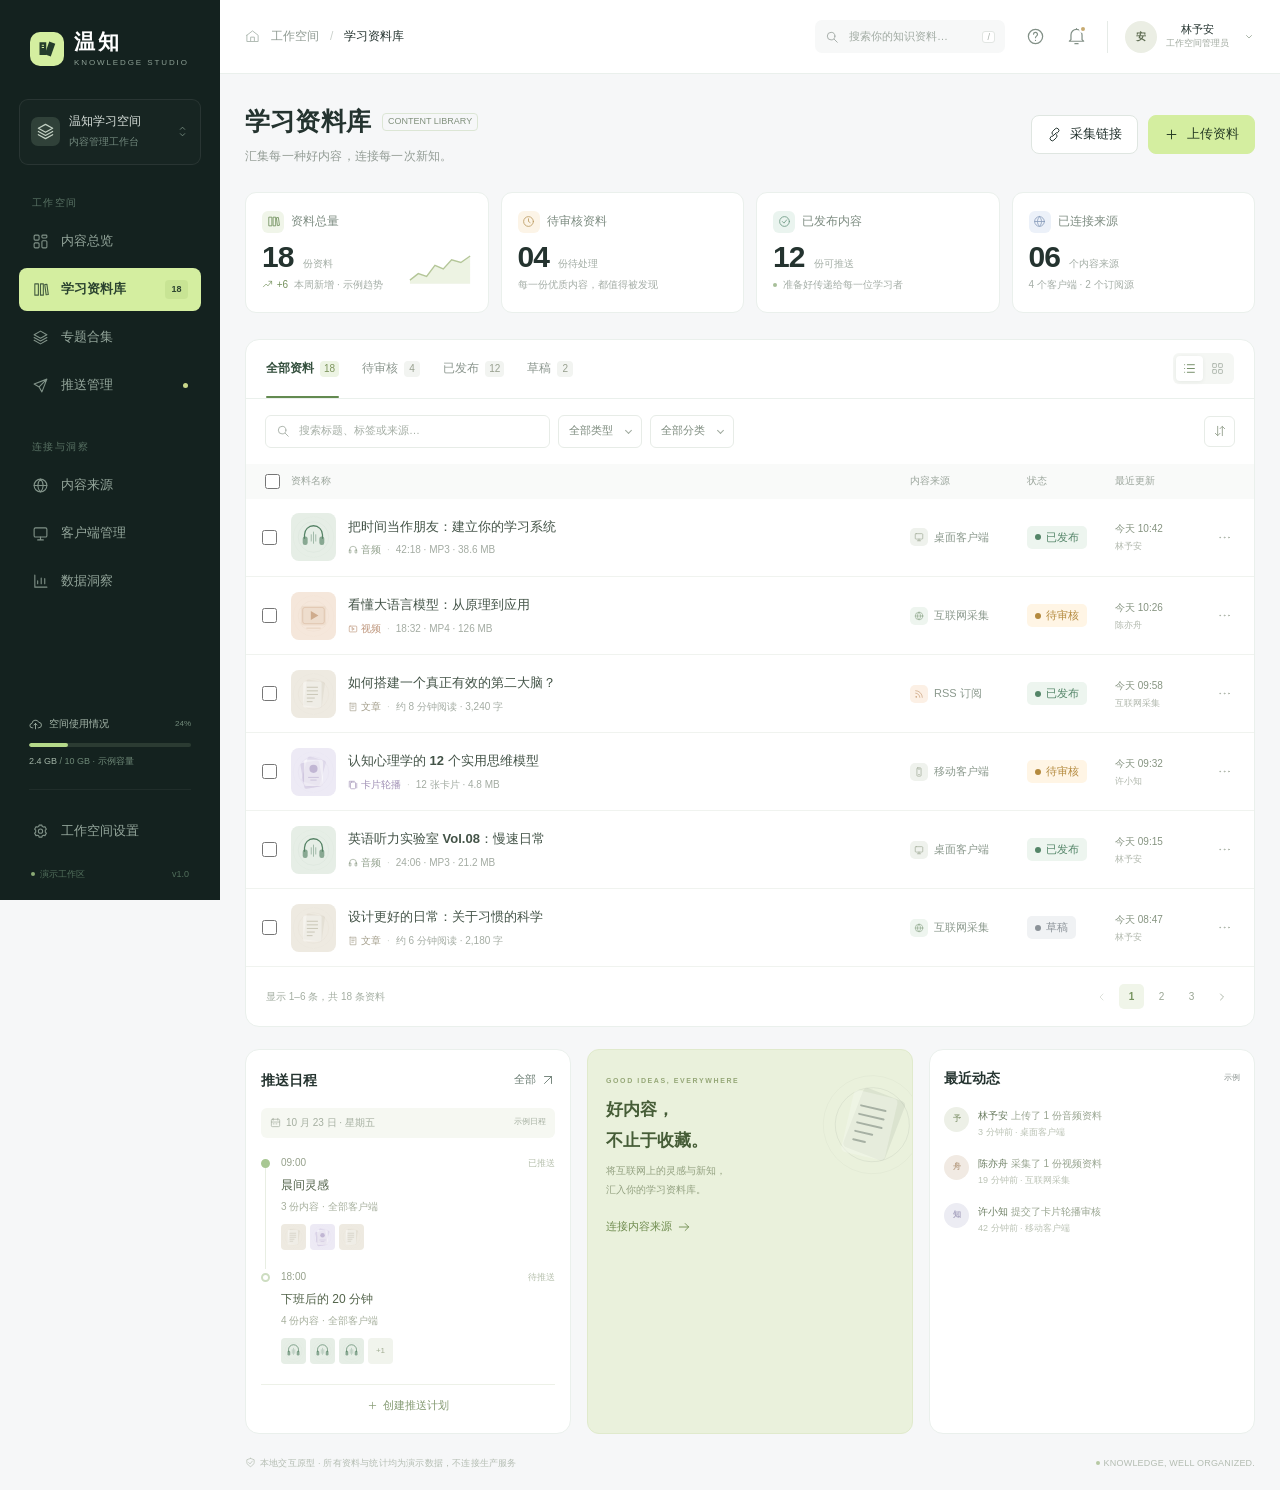
<file: design/index.html>
<!DOCTYPE html>
<html lang="zh-CN">
<head>
<meta charset="UTF-8">
<meta name="viewport" content="width=device-width, initial-scale=1.0">
<meta name="theme-color" content="#14221f">
<meta name="description" content="温知学习内容管理平台 · 资料入库、审核、来源管理与内容推送交互原型">
<title>学习资料库 · 温知</title>
<style>
:root{--bg:#f6f7f8;--paper:#fff;--ink:#24332f;--muted:#8b9390;--line:#eaf0ec;--green:#2b6952;--lime:#d4eea0;--nav:#14221f;--nav-muted:#82968e;--radius:14px;--shadow:0 12px 36px #18372a0a;--font:"Inter","Segoe UI","PingFang SC","Microsoft YaHei",sans-serif}
*{box-sizing:border-box}body{margin:0;background:var(--bg);color:var(--ink);font:13px/1.6 var(--font);-webkit-font-smoothing:antialiased}button,input,select,textarea{font:inherit}button,a,input,select,textarea{-webkit-tap-highlight-color:transparent}button{cursor:pointer}button{color:inherit}button:disabled{cursor:not-allowed;opacity:.42}a{color:inherit;text-decoration:none}button,input,select,textarea{outline:none}button:focus-visible,a:focus-visible,input:focus-visible,select:focus-visible,textarea:focus-visible{outline:3px solid #88b977;outline-offset:3px}button{border:0;background:none}svg{display:block;flex-shrink:0}button svg{pointer-events:none}h1,h2,h3,p{margin:0}h1,h2,h3{font-weight:650}input[type=checkbox]{accent-color:var(--green);width:15px;height:15px;cursor:pointer;vertical-align:middle}input[type=checkbox]:focus-visible{outline-offset:2px}::selection{background:#d4eea0}::-webkit-scrollbar{width:6px;height:6px}::-webkit-scrollbar-thumb{background:#d2dcd6;border-radius:9px}.icon{width:19px;height:19px;display:inline-flex;align-items:center;justify-content:center;flex-shrink:0}.icon svg{width:100%;height:100%}.hide{display:none!important}.muted{color:var(--muted)}.small{font-size:11px}.mono{font-variant-numeric:tabular-nums}.dot{width:6px;height:6px;border-radius:50%;background:currentColor;display:inline-block;flex-shrink:0}.btn{display:inline-flex;align-items:center;justify-content:center;gap:8px;min-height:39px;padding:0 15px;border:1px solid #dfe6e1;border-radius:8px;background:white;font-size:12px;font-weight:550;white-space:nowrap;transition:background .16s,box-shadow .16s,transform .16s}.btn:hover{background:#f5f8f4;border-color:#c2d0c6}.btn:active{transform:translateY(1px)}.btn.primary{background:var(--lime);border-color:var(--lime);color:#263b24}.btn.primary:hover{background:#c5e48c;border-color:#c5e48c;box-shadow:0 3px 8px #9ac46524}.btn.dark{background:var(--green);border-color:var(--green);color:white}.btn.small-btn{min-height:32px;padding:0 11px;font-size:11px}.btn.danger{background:#fff0ed;color:#bd5b4f;border-color:#f3d7d1}.btn.ghost{border-color:transparent;background:transparent;padding:0 7px}.icon-btn{display:inline-flex;width:33px;height:33px;align-items:center;justify-content:center;border-radius:7px;color:#829087;flex-shrink:0}.icon-btn:hover{background:#edf2ed;color:var(--green)}.text-btn{display:inline-flex;align-items:center;gap:5px;color:#6b7d73;font-size:11px;padding:4px 0}.text-btn:hover{color:var(--green)}.text-btn .icon{width:14px;height:14px}.badge{display:inline-flex;align-items:center;gap:5px;padding:3px 8px;border-radius:5px;font-size:10px;line-height:1.5;white-space:nowrap}.badge.published,.badge.done{background:#edf5ef;color:#548568}.badge.pending,.badge.scheduled{background:#fff5e5;color:#b48a3e}.badge.draft{background:#f0f2f4;color:#8b9298}.badge.paused{background:#eef1f4;color:#7a8690}.tag{display:inline-flex;padding:3px 8px;background:#f3f5f3;border-radius:5px;color:#7b887f;font-size:10px}.avatar{display:inline-flex;align-items:center;justify-content:center;border-radius:50%;background:#e9eadf;color:#5e6c52;font-size:11px;font-weight:600;flex-shrink:0}.divider{height:1px;background:var(--line);margin:20px 0}.eyebrow{font-size:9px;letter-spacing:1.8px;color:#a3aca6;font-weight:600}.panel{background:var(--paper);border:1px solid var(--line);border-radius:var(--radius);box-shadow:0 2px 3px #12332301}.panel-title{display:flex;align-items:center;justify-content:space-between;gap:10px}.panel-title h2{font-size:13px;font-weight:650}.panel-title h2 .icon{vertical-align:-4px;margin-right:6px;width:16px;height:16px}.empty{text-align:center;padding:58px 20px;color:#87928b}.empty .empty-icon{width:62px;height:62px;background:#f2f5ed;border-radius:18px;display:flex;align-items:center;justify-content:center;margin:0 auto 14px;color:#9aaf8a}.empty .empty-icon .icon{width:29px;height:29px}.empty h3{color:#586b60;font-size:15px;margin-bottom:5px}.empty p{font-size:12px;margin-bottom:18px}
/* Navigation */
.sidebar{position:fixed;inset:0 auto 0 0;width:220px;z-index:60;background:var(--nav);color:white;display:flex;flex-direction:column;padding:30px 19px 19px}.brand{display:flex;align-items:center;gap:10px;padding-left:11px}.brand-logo{width:34px;height:34px;background:var(--lime);border-radius:10px;display:grid;place-items:center;flex-shrink:0}.brand-name{font-size:21px;line-height:1.1;font-weight:650;letter-spacing:3px}.brand-name small{display:block;letter-spacing:1.9px;font-size:7px;font-weight:450;color:#8c9f94;margin-top:6px}.workspace{margin:31px 0 25px;padding:12px 11px;border:1px solid #ffffff13;background:#ffffff04;border-radius:9px;display:flex;gap:9px;align-items:center;width:100%;text-align:left}.workspace:hover{background:#ffffff09}.workspace-avatar{width:29px;height:29px;border-radius:7px;background:#304139;color:#c3d1c4;display:grid;place-items:center}.workspace strong{display:block;font-size:11px;font-weight:500;color:#d7dfda}.workspace small{font-size:9px;color:#71877c}.workspace>.icon{margin-left:auto;width:13px;color:#7c9385}.nav-group-title{color:#597264;font-size:9px;letter-spacing:1.4px;padding:0 13px;margin:5px 0 9px}.nav-list{display:flex;flex-direction:column;gap:5px}.nav-item{width:100%;display:flex;align-items:center;gap:12px;min-height:43px;border-radius:8px;text-align:left;color:#94a69b;padding:0 13px;font-size:12px;transition:background .15s,color .15s}.nav-item:hover{background:#ffffff06;color:#d3e0d5}.nav-item.active{background:var(--lime);color:#2c4430;font-weight:600}.nav-item .icon{width:17px;height:17px;opacity:.85}.nav-item .nav-count{margin-left:auto;font-size:9px;line-height:19px;min-width:23px;text-align:center;border-radius:4px;background:#b5d27f5c}.nav-item .nav-indicator{margin-left:auto;width:5px;height:5px;border-radius:50%;background:#c9d78a}.nav-section-gap{height:27px}.sidebar-bottom{margin-top:auto;padding-top:32px}.storage{margin:0 10px 20px;padding:16px 0 20px;border-bottom:1px solid #ffffff0d}.storage-title{display:flex;align-items:center;gap:7px;color:#a7b8ab;font-size:10px}.storage-title .icon{width:13px;height:13px}.storage-title span:last-child{margin-left:auto;font-size:8px;color:#738c7c}.storage-line{height:4px;border-radius:5px;background:#2b3b32;margin:11px 0 7px;overflow:hidden}.storage-line:before{content:"";display:block;width:24%;height:100%;background:#b5d989;border-radius:5px}.storage-info{font-size:9px;color:#6e8877}.storage-info b{color:#a1b3a5;font-weight:400}.sidebar-foot{padding:14px 12px 0;color:#526f5c;font-size:9px;display:flex;align-items:center;gap:5px}.sidebar-foot .dot{width:4px;height:4px;background:#8baa75}.mobile-shade{display:none}
/* Shell and header */
.shell{margin-left:220px;min-width:0}.topbar{height:74px;position:sticky;top:0;z-index:30;display:flex;align-items:center;justify-content:space-between;padding:0 31px;border-bottom:1px solid var(--line);background:#ffffffed;backdrop-filter:blur(16px)}.breadcrumbs{display:flex;align-items:center;gap:11px;font-size:11px;white-space:nowrap}.breadcrumbs>.icon{color:#b1bbb4;width:15px;height:15px}.breadcrumbs .slash{color:#cbd1cc}.breadcrumbs .parent{color:#909b93}.topbar-right{display:flex;align-items:center;gap:14px}.global-search{display:flex;align-items:center;gap:8px;width:224px;border-radius:7px;padding:7px 10px;background:#f7f8f8;color:#a0a8a3}.global-search .icon{width:14px;height:14px}.global-search input{width:100%;border:0;background:transparent;min-width:0;font-size:10px;color:#506457}.global-search input::placeholder{color:#a0aaa2}.kbd{font:9px var(--font);border:1px solid #e2e6e3;border-radius:3px;padding:0 4px;white-space:nowrap;background:#fff;color:#a7afa9}.top-tools{display:flex;align-items:center;gap:8px}.notification{position:relative}.notification:after{position:absolute;content:"";width:4px;height:4px;border:2px solid white;background:#c7aa70;border-radius:50%;top:5px;right:6px}.notification.read:after{display:none}.user-button{display:flex;align-items:center;gap:9px;padding:0 0 0 17px;border-left:1px solid #e6ebe7}.user-button .avatar{width:32px;height:32px;background:#ebeee4;font-size:10px}.user-button strong{display:block;font-size:10px;line-height:1.4;font-weight:550}.user-button small{display:block;font-size:8px;color:#a0a99f;line-height:1.5;text-align:left}.user-button>.icon{width:12px;color:#91a08f;margin-left:5px}.mobile-menu{display:none}.main{max-width:1620px;padding:29px 31px 20px;margin:auto}.page-heading{display:flex;align-items:center;justify-content:space-between;gap:24px;margin-bottom:26px}.title-line{display:flex;align-items:center;gap:11px;margin-bottom:6px}h1{font-size:25px;line-height:1.5;letter-spacing:.2px}.title-chip{font-size:9px;color:#81917d;border:1px solid #dce6d5;border-radius:4px;padding:1px 5px;line-height:1.5;font-weight:400}.page-subtitle{color:#939c95;font-size:11px;letter-spacing:.2px}.heading-actions{display:flex;gap:10px;align-items:center}.heading-actions .icon{width:15px;height:15px}.stats-grid{display:grid;grid-template-columns:repeat(4,minmax(0,1fr));gap:16px;margin-bottom:26px}.stat{padding:18px 19px 15px;background:white;border:1px solid var(--line);border-radius:11px;position:relative;overflow:hidden;min-height:121px}.stat-label{display:flex;align-items:center;gap:7px;color:#7d8c81;font-size:10px}.stat-label .stat-icon{display:grid;place-items:center;width:22px;height:22px;border-radius:6px;background:#f0f5e9;color:#71905e}.stat:nth-child(2) .stat-icon{background:#fcf4e7;color:#bb9b62}.stat:nth-child(3) .stat-icon{background:#eaf4ef;color:#6b9782}.stat:nth-child(4) .stat-icon{background:#ecf1f9;color:#8b9ebc}.stat-icon .icon{width:13px;height:13px}.stat-value{display:flex;align-items:baseline;gap:9px;margin:7px 0 3px}.stat-value strong{font-size:30px;font-weight:600;line-height:1.15;letter-spacing:-.9px;font-variant-numeric:tabular-nums}.stat-value .unit{font-size:9px;color:#a3ada5}.stat-note{display:flex;align-items:center;gap:6px;color:#a4ada6;font-size:9px}.stat-note .increase{color:#75915d;font-size:9px}.stat-note .increase .icon{width:11px;height:11px;vertical-align:-2px;display:inline-flex;margin-right:1px}.sparkline{position:absolute;right:16px;bottom:28px;width:63px;height:30px;opacity:.85}.workspace-grid{display:grid;grid-template-columns:minmax(0,1fr) 252px;gap:22px;align-items:start}.library-panel{min-width:0;overflow:hidden}.library-panel-top{display:flex;align-items:center;justify-content:space-between;padding:0 20px;border-bottom:1px solid var(--line);gap:10px}.library-tabs{display:flex;gap:23px;align-items:center;overflow:auto}.library-tab{height:58px;position:relative;display:flex;align-items:center;gap:6px;white-space:nowrap;font-size:11px;color:#8b968e;padding:0}.library-tab.active{color:#344f3d;font-weight:600}.library-tab.active:after{content:"";height:2px;background:#638a50;position:absolute;bottom:0;left:0;right:0;border-radius:2px}.tab-num{font-size:9px;min-width:16px;padding:0 4px;border-radius:4px;background:#f2f4f1;line-height:16px;color:#98a08f;font-weight:400}.active .tab-num{background:#edf4e4;color:#7c945c}.view-toggle{display:flex;padding:3px;border-radius:6px;background:#f5f7f4;gap:1px;flex-shrink:0}.view-toggle button{width:27px;height:25px;display:grid;place-items:center;border-radius:4px;color:#a7b0a6}.view-toggle button.active{background:white;color:#5e7c50;box-shadow:0 1px 4px #132a1710}.view-toggle .icon{width:13px;height:13px}.filter-toolbar{display:flex;align-items:center;gap:8px;padding:16px 19px}.search-field{display:flex;align-items:center;gap:7px;padding:0 10px;border:1px solid #e7ece7;border-radius:6px;height:33px;min-width:100px;flex:1;max-width:285px;color:#a6afa6}.search-field .icon{width:14px;height:14px}.search-field input{width:100%;border:0;background:transparent;font-size:10px;color:#5b6d5d;min-width:0}.search-field input::placeholder{color:#a6afa6}.select-wrap{position:relative;display:flex;align-items:center}.select-wrap:after{content:"";position:absolute;right:11px;top:13px;width:4px;height:4px;border-right:1px solid #9fa99e;border-bottom:1px solid #9fa99e;transform:rotate(45deg);pointer-events:none}.filter-select{appearance:none;background:white;height:33px;max-width:110px;border:1px solid #e7ece7;padding:0 28px 0 10px;color:#7d8b7e;border-radius:6px;font-size:10px;cursor:pointer}.sort-button{display:flex;align-items:center;justify-content:center;width:31px;height:31px;border:1px solid #e7ece7;border-radius:6px;color:#95a18e;margin-left:auto}.sort-button .icon{width:14px;height:14px}.selection-bar{display:flex;align-items:center;gap:10px;min-height:43px;padding:8px 19px;background:#f2f7eb;color:#71865f;font-size:10px}.selection-bar .selection-number{font-weight:600;margin-right:auto}.selection-bar button{font-size:10px;color:#517240;display:flex;gap:4px;align-items:center;padding:3px}.selection-bar button .icon{width:12px;height:12px}.selection-bar button.remove{color:#bb7e70}.table-scroll{overflow-x:auto}.materials-table{width:100%;border-collapse:collapse;table-layout:fixed}.materials-table thead{background:#f9faf9;color:#9ca69d;font-size:9px}.materials-table th{font-weight:400;height:35px;text-align:left}.materials-table th:first-child,.materials-table td:first-child{width:44px;text-align:center;padding-left:9px}.materials-table th:nth-child(3){width:117px}.materials-table th:nth-child(4){width:88px}.materials-table th:nth-child(5){width:96px}.materials-table th:last-child{width:44px}.materials-table td{height:78px;border-bottom:1px solid #f0f3ef;font-size:10px;padding-right:8px}.materials-table tbody tr{cursor:pointer;transition:background .12s}.materials-table tbody tr:hover{background:#fafcf8}.materials-table tbody tr.selected{background:#f6faef}.material-info{display:flex;align-items:center;gap:12px;min-width:0;padding-right:12px}.cover{position:relative;flex-shrink:0;border-radius:8px;overflow:hidden;width:45px;height:48px;display:grid;place-items:center}.cover.audio{background:#e6eee6;color:#568366}.cover.video{background:#f5e7db;color:#bf926c}.cover.article{background:#eeeae1;color:#a09b83}.cover.carousel{background:#edeaf5;color:#9a87b7}.cover svg{position:relative;z-index:1;width:100%;height:100%}.material-text{min-width:0}.material-name{font-size:11px;font-weight:550;color:#435347;white-space:nowrap;overflow:hidden;text-overflow:ellipsis;margin-bottom:5px}.material-meta{display:flex;align-items:center;gap:6px;white-space:nowrap;overflow:hidden;font-size:9px;color:#a4aca3}.type-label{display:flex;align-items:center;gap:3px;color:#92a18d}.type-label .icon{width:10px;height:10px}.type-label.video{color:#bd957b}.type-label.article{color:#a39e8b}.type-label.carousel{color:#a191b5}.meta-dot{color:#d2d7d0}.source-cell{display:flex;align-items:center;gap:6px;color:#8b998d;font-size:9px}.source-cell .source-icon{display:grid;place-items:center;width:18px;height:18px;background:#eff2ed;border-radius:5px;color:#9ba591}.source-cell.rss .source-icon{background:#fcf0e5;color:#c69a74}.source-cell.web .source-icon{background:#eef5ef;color:#8da68a}.source-cell .icon{width:10px;height:10px}.date-cell{color:#869481;font-size:9px;line-height:1.8}.date-cell small{display:block;color:#b0b7ac;font-size:8px}.row-more{width:26px;height:27px;display:grid;place-items:center;border-radius:5px;color:#abb3a7}.row-more:hover{background:#eaf0e5;color:#658153}.row-more .icon{width:15px;height:15px}.pagination{display:flex;align-items:center;justify-content:space-between;padding:17px 20px;font-size:9px;color:#a4aea2;gap:8px}.page-buttons{display:flex;align-items:center;gap:5px}.page-buttons button{display:grid;place-items:center;min-width:25px;height:25px;border-radius:5px;color:#99a593;font-size:10px}.page-buttons button.active{background:#f0f5e9;color:#74925d;font-weight:600}.page-buttons button:not(:disabled):hover{background:#f0f5e9}.page-buttons .icon{width:12px;height:12px}.right-rail{display:flex;flex-direction:column;gap:18px}.schedule-widget{padding:18px 17px 16px}.schedule-widget .panel-title{margin-bottom:15px}.panel-title .calendar-label{font-size:9px;color:#abb3a7}.schedule-date{display:flex;justify-content:space-between;align-items:center;font-size:9px;color:#a5afa0;background:#f6f8f2;border-radius:6px;padding:7px 9px;margin-bottom:17px}.schedule-date .icon{width:11px;height:11px}.schedule-date span{display:flex;align-items:center;gap:5px}.timeline{position:relative}.schedule-entry{position:relative;display:flex;gap:11px;padding-bottom:19px}.schedule-entry:last-child{padding-bottom:3px}.schedule-entry:not(:last-child):before{content:"";position:absolute;top:11px;bottom:0;left:4px;width:1px;background:#e8eee3}.schedule-dot{width:9px;height:9px;border:2px solid #cdddc1;background:white;border-radius:50%;margin-top:4px;flex-shrink:0;position:relative}.schedule-entry.done .schedule-dot{border-color:#a8c793;background:#a8c793}.schedule-entry-body{flex:1;min-width:0}.schedule-time{display:flex;align-items:center;justify-content:space-between;color:#96a18c;font-size:9px;margin-bottom:5px}.schedule-time .mini-state{font-size:8px;color:#b6c0ad}.schedule-entry h3{font-size:11px;font-weight:500;margin-bottom:4px;color:#52634a}.schedule-entry p{font-size:9px;color:#a7b09e}.schedule-entry .mini-covers{display:flex;margin-top:9px;gap:4px;align-items:center}.mini-covers .cover{width:25px;height:26px;border-radius:4px}.mini-covers .more-count{width:25px;height:26px;background:#f1f4ed;color:#a2ae94;border-radius:4px;font-size:8px;display:grid;place-items:center}.schedule-footer{display:flex;align-items:center;justify-content:center;border-top:1px solid #edf1e8;margin-top:17px;padding-top:12px;width:100%;color:#849a72;font-size:10px;gap:5px}.schedule-footer .icon{width:11px;height:11px}.collect-card{position:relative;overflow:hidden;background:#eaf1dc;border:1px solid #e0eacc;border-radius:12px;padding:19px 18px 15px;min-height:188px}.collect-card .eyebrow{color:#95a777;font-size:7px;letter-spacing:1.6px}.collect-card h3{font-size:17px;line-height:1.8;font-weight:600;margin:5px 0;color:#465d37;position:relative;z-index:1}.collect-card p{font-size:9px;color:#93a180;line-height:1.9;max-width:160px;position:relative;z-index:1}.collect-card .text-btn{color:#708d50;margin-top:15px;font-size:10px}.collect-art{position:absolute;right:-13px;top:20px;width:109px;height:125px;opacity:.55;transform:rotate(13deg)}.activity-panel{padding:17px 17px 16px}.activity-panel .panel-title{margin-bottom:17px}.activity-list{display:flex;flex-direction:column;gap:16px}.activity-item{display:flex;align-items:flex-start;gap:9px}.activity-item .avatar{width:25px;height:25px;font-size:8px;background:#edf0e7;color:#94a382}.activity-item:nth-child(2) .avatar{background:#f1eae3;color:#bba38a}.activity-item:nth-child(3) .avatar{background:#ececf3;color:#a6a2be}.activity-item p{font-size:9px;color:#99a591;line-height:1.8}.activity-item p b{color:#6c7e62;font-weight:500}.activity-item time{display:block;font-size:8px;color:#bac2b4}.page-foot{display:flex;align-items:center;justify-content:space-between;gap:10px;margin-top:22px;font-size:8px;color:#b4bdb2;letter-spacing:.2px}.page-foot span{display:flex;align-items:center;gap:4px}.page-foot .icon{width:11px;height:11px}.page-foot .dot{width:4px;height:4px;background:#b7c9a4}.material-grid{display:grid;grid-template-columns:repeat(3,minmax(0,1fr));gap:15px;padding:0 19px 5px}.material-card{position:relative;border:1px solid #edf0e9;border-radius:9px;overflow:hidden;cursor:pointer;transition:box-shadow .2s,border .2s}.material-card:hover{box-shadow:0 6px 15px #26362a09;border-color:#becfa8}.material-card .cover{width:100%;height:128px;border-radius:0}.material-card .cover svg{width:150px;height:150px}.material-card .card-body{padding:13px}.material-card .material-name{white-space:normal;line-height:1.8;height:39px;display:-webkit-box;-webkit-line-clamp:2;-webkit-box-orient:vertical;margin-bottom:8px}.card-bottom{display:flex;align-items:center;justify-content:space-between;margin-top:14px;gap:6px}.card-selection{position:absolute;top:10px;left:10px;z-index:3}.card-corner{position:absolute;right:10px;top:10px;z-index:2}.card-corner .badge{background:#ffffffdc}.card-label{position:absolute;bottom:10px;right:10px;font-size:8px;background:#ffffff9c;border-radius:4px;padding:2px 5px;color:#788271}.card-bottom .source-cell{font-size:8px}.material-card .row-more{width:20px;height:22px}
/* Secondary pages */
.secondary-grid{display:grid;grid-template-columns:repeat(3,minmax(0,1fr));gap:20px}.source-card{padding:22px}.source-card-head{display:flex;justify-content:space-between;align-items:center;margin-bottom:20px}.source-large-icon{display:grid;place-items:center;width:43px;height:43px;border-radius:12px;background:#edf3e7;color:#8aa273}.source-large-icon.rss{background:#fbefe4;color:#c79569}.source-large-icon.web{background:#e9f0f7;color:#88a2bb}.source-card h3{font-size:14px;margin-bottom:7px}.source-desc{color:#9aa597;font-size:11px;min-height:36px;line-height:1.9}.source-stats{display:flex;gap:30px;margin:22px 0}.source-stats strong{display:block;font-size:23px;font-weight:550}.source-stats small{font-size:9px;color:#a2ad9c}.source-foot{border-top:1px solid var(--line);padding-top:15px;display:flex;align-items:center;justify-content:space-between;color:#9da993;font-size:9px}.switch{width:31px;height:18px;border-radius:12px;background:#dce2d6;position:relative;transition:background .2s;flex-shrink:0}.switch:after{content:"";position:absolute;width:12px;height:12px;left:3px;top:3px;border-radius:50%;background:white;transition:transform .2s;box-shadow:0 1px 3px #20331a19}.switch.on{background:#90ad70}.switch.on:after{transform:translateX(13px)}.add-source-card{border:1px dashed #d2ddc7;border-radius:14px;background:#f3f6ed;display:flex;align-items:center;justify-content:center;flex-direction:column;min-height:266px;color:#91a47b;gap:10px}.add-source-card>.icon{width:30px;height:30px}.add-source-card strong{font-size:13px;font-weight:500}.add-source-card small{font-size:10px;color:#a9b69a}.section-banner{display:flex;align-items:center;gap:12px;background:#edf4e6;border:1px solid #e1ebd6;border-radius:10px;padding:15px 18px;margin-bottom:23px;color:#8a9f72;font-size:11px}.section-banner .icon{width:18px;height:18px}.section-banner b{font-weight:550;color:#6d8755}.section-banner .text-btn{margin-left:auto;white-space:nowrap}.push-list{display:flex;flex-direction:column;gap:15px}.push-card{padding:23px;display:flex;align-items:center;gap:24px}.push-date{width:67px;min-width:67px;text-align:center;padding-right:23px;border-right:1px solid var(--line)}.push-date small{font-size:9px;color:#a3b095}.push-date strong{display:block;font-size:21px;line-height:1.8;font-weight:550;color:#738c5d}.push-body{flex:1;min-width:0}.push-body h3{font-size:14px;display:flex;align-items:center;gap:10px;margin-bottom:7px}.push-body p{font-size:10px;color:#9da994}.push-thumbs{display:flex;gap:6px;margin-top:13px}.push-thumbs .cover{width:31px;height:33px;border-radius:5px}.push-actions{display:flex;align-items:center;gap:8px}.collection-card{padding:0;overflow:hidden;cursor:pointer;text-align:left}.collection-art{height:162px;position:relative;overflow:hidden;background:#e9efdf;padding:23px}.collection-art.purple{background:#e9e6f0}.collection-art.blue{background:#e0e9eb}.collection-art .eyebrow{color:#8b9c72;font-size:8px;position:relative;z-index:2}.collection-art h3{font-size:22px;line-height:1.65;color:#5c714b;margin-top:9px;position:relative;z-index:2}.collection-art.purple h3{color:#8d7ba3}.collection-art.blue h3{color:#738f94}.collection-art .floating-art{position:absolute;width:150px;height:160px;right:-10px;bottom:-27px;opacity:.55;transform:rotate(-15deg)}.collection-body{padding:20px}.collection-body h3{font-size:13px;margin-bottom:7px}.collection-body p{font-size:10px;color:#9ba591}.collection-body footer{display:flex;justify-content:space-between;font-size:10px;color:#91a17f;margin-top:20px}.overview-hero{background:#263e30;border-radius:14px;padding:29px 32px;color:#e3eadc;position:relative;overflow:hidden;margin-bottom:24px}.overview-hero h2{font-size:25px;font-weight:500;margin-bottom:11px}.overview-hero p{font-size:11px;color:#9ab08c;max-width:65%;margin-bottom:24px;line-height:1.9}.overview-hero>.hero-art{position:absolute;right:25px;bottom:-40px;width:245px;height:245px;opacity:.6;transform:rotate(-10deg)}.overview-hero .btn{position:relative;z-index:1}.overview-panels{display:grid;grid-template-columns:1.6fr 1fr;gap:22px}.chart-panel{padding:23px;min-width:0}.chart-legend{display:flex;gap:13px;font-size:9px;color:#98a88a}.chart-legend span{display:flex;align-items:center;gap:5px}.chart-legend .dot{background:#a2b98a}.chart-legend span:last-child .dot{background:#d6dfcc}.bar-chart{height:220px;display:flex;align-items:stretch;gap:17px;padding:20px 10px 0 30px;position:relative;margin-top:20px;background:repeating-linear-gradient(to top,transparent 0px,transparent 43px,#f0f3ec 43px,#f0f3ec 44px);border-bottom:1px solid #edf1e9}.bar-group{display:flex;align-items:flex-end;justify-content:center;flex:1;gap:5px;position:relative;padding-bottom:0}.bar-group .bar{width:16px;max-width:35%;border-radius:4px 4px 0 0;background:#a5bd8c;min-height:10px}.bar-group .bar.light{background:#dce5d2}.bar-group .bar-label{position:absolute;bottom:-24px;font-size:9px;color:#a6b198;white-space:nowrap}.chart-caption{font-size:9px;color:#a3b099;margin-top:43px}.format-breakdown{display:flex;flex-direction:column;gap:19px;margin-top:25px}.format-row{display:flex;align-items:center;gap:10px}.format-row .source-large-icon{width:32px;height:32px;border-radius:8px}.format-row .source-large-icon .icon{width:15px;height:15px}.format-progress{flex:1}.format-progress div{display:flex;justify-content:space-between;font-size:10px;color:#819172;margin-bottom:7px}.format-progress .progress-track{height:5px;background:#f0f3eb;border-radius:9px;overflow:hidden}.format-progress .progress-track span{display:block;height:100%;background:#b4c89e;border-radius:9px}.recent-panel{margin-top:22px;padding:23px}.recent-row{display:flex;align-items:center;gap:12px;border-bottom:1px solid var(--line);padding:15px 0}.recent-row:last-child{border-bottom:0;padding-bottom:0}.recent-row .cover{width:37px;height:40px;border-radius:6px}.recent-row .material-text{flex:1}.client-list{overflow:hidden}.client-row{display:flex;align-items:center;gap:17px;padding:23px;border-bottom:1px solid var(--line)}.client-row:last-child{border:0}.client-row .source-large-icon{background:#eef2e9;color:#8ba173}.client-row-body{flex:1}.client-row h3{font-size:13px;margin-bottom:4px}.client-row p{color:#a1ad96;font-size:10px}.client-row .client-sync{width:145px;font-size:10px;color:#91a17e}.client-row .client-sync span{display:block;font-size:9px;color:#b0bba5;margin-top:3px}
/* Dialogs, drawer, and contextual controls */
.overlay{position:fixed;inset:0;z-index:100;background:#10291c3d;backdrop-filter:blur(3px);display:flex;align-items:center;justify-content:center;padding:25px;animation:fade-in .16s ease}.dialog{width:570px;max-width:100%;max-height:calc(100dvh - 50px);background:white;border-radius:17px;box-shadow:0 30px 100px #0f271c30;overflow:auto;position:relative;animation:dialog-in .18s ease}.dialog.wide{width:650px}.dialog.compact{width:420px}.dialog-header{padding:24px 26px 17px;display:flex;align-items:flex-start;justify-content:space-between;gap:16px}.dialog-heading{display:flex;align-items:center;gap:12px}.dialog-heading .dialog-icon{background:#f0f5e7;color:#859f6a;width:38px;height:38px;border-radius:11px;display:grid;place-items:center}.dialog-heading h2{font-size:17px;font-weight:600;margin-bottom:2px}.dialog-heading p{color:#a1ad97;font-size:10px}.dialog-body{padding:7px 26px 24px}.dialog-footer{display:flex;align-items:center;justify-content:flex-end;gap:9px;border-top:1px solid var(--line);padding:17px 26px;background:#fbfcf9;border-radius:0 0 17px 17px}.field{margin-bottom:16px}.field label{display:flex;align-items:center;gap:5px;font-size:11px;color:#78896b;margin-bottom:7px}.field label .required{color:#bc8e73}.field input:not([type=checkbox]):not([type=radio]),.field select,.field textarea{display:block;min-width:0;width:100%;border:1px solid #e1e8db;border-radius:7px;background:#fff;padding:10px 11px;font-size:11px;color:#566a48;line-height:1.6}.field input::placeholder,.field textarea::placeholder{color:#b2bda7}.field textarea{resize:vertical;min-height:96px}.field-note{font-size:9px;color:#aab69d;margin-top:6px;line-height:1.9}.field-grid{display:grid;grid-template-columns:1fr 1fr;gap:15px}.field-grid .field{min-width:0}.radio-row{display:flex;gap:18px;font-size:11px;color:#8a9a7c}.radio-row label{display:flex;align-items:center;gap:6px;cursor:pointer;margin:0}.radio-row input{accent-color:#79965b}.dropzone{border:1px dashed #cbd9bc;border-radius:10px;display:flex;flex-direction:column;align-items:center;justify-content:center;text-align:center;padding:23px 15px;background:#f8faf5;cursor:pointer;margin-bottom:18px}.dropzone.dragging{background:#edf5df;border-color:#92af70}.dropzone .upload-symbol{display:grid;place-items:center;width:40px;height:40px;background:#eaf1df;color:#95ad79;border-radius:12px;margin-bottom:10px}.dropzone strong{font-size:11px;color:#8fa476;font-weight:500}.dropzone strong b{color:#6d8e51;font-weight:600}.dropzone small{font-size:9px;color:#b0bca1;display:block;margin-top:5px}.dropzone input{position:absolute;width:1px;height:1px;opacity:0;pointer-events:none}.file-preview{font-size:10px;color:#78935b;line-height:1.9;overflow-wrap:anywhere;margin-top:7px}.info-box{background:#f6f8f1;border:1px solid #edf1e5;border-radius:8px;color:#98a887;font-size:10px;line-height:1.9;padding:11px 13px;display:flex;gap:8px}.info-box .icon{width:14px;height:14px;margin-top:2px}.info-box span{flex:1}.form-error{margin-top:10px;padding:9px 11px;border-radius:6px;background:#fdf0eb;color:#bf8a74;font-size:10px}.toast-stack{position:fixed;bottom:25px;left:calc(50% + 100px);transform:translateX(-50%);z-index:300;display:flex;flex-direction:column;align-items:center;gap:8px;max-width:90vw;pointer-events:none}.toast{display:flex;align-items:center;gap:9px;background:#294232;color:#e5eddf;border:1px solid #455e3d;padding:11px 18px;border-radius:9px;font-size:11px;box-shadow:0 5px 25px #243d2526;animation:toast-in .2s ease;text-align:center}.toast .icon{width:15px;height:15px;color:#bcd89a}.context-menu{position:fixed;z-index:90;width:162px;background:white;border:1px solid #e5ebde;border-radius:9px;padding:6px;box-shadow:0 10px 35px #19351616;animation:fade-in .12s}.context-menu button{width:100%;text-align:left;display:flex;align-items:center;gap:8px;font-size:11px;color:#7d906b;padding:8px;border-radius:5px}.context-menu button:hover{background:#f1f6e9}.context-menu button .icon{width:14px;height:14px}.context-menu button.danger{color:#ba8d7a;border-top:1px solid #f1f3ed;border-radius:0;margin-top:4px;padding-top:10px}.drawer-overlay{justify-content:flex-end;padding:0;align-items:stretch;z-index:95;backdrop-filter:blur(2px)}.drawer{width:570px;max-width:100%;height:100dvh;display:flex;flex-direction:column;overflow:hidden;background:white;box-shadow:-20px 0 60px #1d34171a;animation:drawer-in .22s ease}.drawer-head{display:flex;align-items:center;justify-content:space-between;padding:19px 26px;border-bottom:1px solid var(--line);font-size:11px;color:#9cac8a}.drawer-head span{display:flex;align-items:center;gap:6px}.drawer-head .icon{width:15px;height:15px}.drawer-scroll{flex:1;overflow:auto;padding:25px 29px}.drawer-cover{height:155px;width:100%;position:relative;display:flex;align-items:center;justify-content:center;border-radius:12px;overflow:hidden;margin-bottom:23px}.drawer-cover svg{height:200px;width:200px}.drawer-cover.audio{background:#e7eee0;color:#91a478}.drawer-cover.video{background:#f2e7db;color:#b8a183}.drawer-cover.article{background:#eeeadd;color:#a69f85}.drawer-cover.carousel{background:#ede8f3;color:#b09bbb}.drawer-cover .cover-caption{position:absolute;bottom:14px;left:16px;font-size:8px;letter-spacing:2px;opacity:.7}.drawer-title{font-size:21px;line-height:1.7;margin:13px 0}.drawer-tags{display:flex;align-items:center;gap:7px;flex-wrap:wrap;margin-bottom:16px}.drawer-desc{color:#97a38b;font-size:11px;line-height:2}.detail-tabs{display:flex;gap:26px;border-bottom:1px solid var(--line);margin-top:24px}.detail-tabs button{font-size:11px;color:#a5b095;padding:13px 0;position:relative}.detail-tabs button.active{color:#65814e}.detail-tabs button.active:after{content:"";position:absolute;bottom:0;left:0;right:0;height:2px;background:#98b57a}.detail-content{padding-top:23px;font-size:11px;color:#8b9c7c;line-height:2.1}.detail-content h3{font-size:13px;color:#6d845c;margin:16px 0 9px}.detail-content h3:first-child{margin-top:0}.detail-content p{margin-bottom:13px}.detail-content ul{padding-left:18px}.detail-keyvalues{display:grid;grid-template-columns:80px 1fr;row-gap:13px;font-size:11px}.detail-keyvalues dt{color:#a3b094}.detail-keyvalues dd{margin:0;overflow-wrap:anywhere;color:#788f66}.drawer-footer{padding:17px 26px;border-top:1px solid var(--line);display:flex;align-items:center;justify-content:flex-end;gap:8px;background:#fcfdf9}.drawer-footer .btn:first-child{margin-right:auto}.preview-wave{display:flex;align-items:center;gap:15px;border:1px solid #e5ecdb;border-radius:10px;padding:18px;margin-bottom:15px}.play-circle{width:36px;height:36px;border-radius:50%;background:#dbe9ca;display:grid;place-items:center;color:#78955e}.play-circle .icon{width:15px;height:15px}.wave-bars{display:flex;align-items:center;justify-content:space-between;height:32px;flex:1;gap:3px}.wave-bars i{display:block;width:3px;background:#b3c79a;border-radius:2px}.preview-time{font-size:9px;color:#a4b18f}.native-player{width:100%;margin:10px 0 15px;border-radius:9px}.carousel-preview{border-radius:12px;overflow:hidden;background:#edeaf2;min-height:230px;padding:25px;color:#9b89ac;display:flex;flex-direction:column}.carousel-preview small{font-size:8px;letter-spacing:2px;opacity:.7}.carousel-preview h3{font-size:24px;color:#92809f;margin:25px 0 12px;line-height:1.6}.carousel-preview p{font-size:11px;max-width:85%;color:#a494b2}.carousel-controls{display:flex;align-items:center;justify-content:space-between;margin-top:12px}.carousel-dots{display:flex;gap:5px}.carousel-dots i{width:5px;height:5px;background:#d5ccdf;border-radius:50%}.carousel-dots i.active{width:16px;border-radius:5px;background:#b3a1c3}.checklist{max-height:220px;overflow:auto;border:1px solid #e5ecdd;border-radius:8px}.checklist-label{padding:11px 12px;display:flex!important;gap:9px!important;align-items:center;border-bottom:1px solid #f0f3e9;font-size:10px!important;color:#8b9e79!important;margin:0!important;cursor:pointer}.checklist-label:last-child{border-bottom:0}.checklist-label .cover{width:26px;height:28px;border-radius:4px}.checklist-label span{overflow:hidden;text-overflow:ellipsis;white-space:nowrap}.setting-row{display:flex;align-items:center;justify-content:space-between;gap:20px;padding:15px 0;border-bottom:1px solid var(--line)}.setting-row h3{font-size:12px;color:#789164;font-weight:500}.setting-row p{font-size:10px;color:#a9b598;margin-top:3px}.guide-grid{display:grid;grid-template-columns:1fr 1fr;gap:12px;margin-bottom:20px}.guide-item{padding:16px;background:#f6f9ef;border-radius:9px;color:#849c6a;font-size:11px}.guide-item .icon{margin-bottom:10px}.guide-item h3{font-size:12px;margin-bottom:6px}.guide-item p{font-size:10px;color:#a5b494}.notification-item{padding:13px 0;border-bottom:1px solid var(--line);display:flex;gap:11px;color:#98aa86;font-size:11px}.notification-item .source-large-icon{width:32px;height:32px;border-radius:8px}.notification-item .source-large-icon .icon{width:15px;height:15px}.notification-item strong{color:#778f64;font-size:11px;font-weight:500}.notification-item time{display:block;font-size:9px;color:#b0bca0;margin-top:4px}.compact-table .materials-table td{height:62px}.compact-table .cover{height:39px;width:37px}
@keyframes fade-in{from{opacity:0}to{opacity:1}}@keyframes dialog-in{from{opacity:0;transform:translateY(8px) scale(.99)}to{opacity:1;transform:none}}@keyframes drawer-in{from{transform:translateX(30px);opacity:.5}to{transform:none;opacity:1}}@keyframes toast-in{from{opacity:0;transform:translateY(8px)}to{opacity:1;transform:none}}
@media(min-width:1650px){.sidebar{width:238px;padding-left:23px;padding-right:23px}.shell{margin-left:238px}.main{padding:33px 38px 24px}.topbar{padding:0 38px}.workspace-grid{grid-template-columns:minmax(0,1fr) 282px;gap:24px}.materials-table td{height:85px}.materials-table th:nth-child(3){width:135px}.materials-table th:nth-child(5){width:112px}.stat{min-height:130px}.library-tabs{gap:30px}.material-name{font-size:12px}.schedule-widget{padding:22px}.activity-panel{padding:21px}.collect-card{padding:22px}}
@media(max-width:1300px){.workspace-grid{grid-template-columns:minmax(0,1fr)}.right-rail{display:grid;grid-template-columns:1fr 1fr 1fr;align-items:stretch;gap:16px}.activity-panel{padding:17px 14px}.schedule-widget{padding:17px 15px}.collect-card{min-height:235px}.collect-card h3{font-size:17px}.secondary-grid{grid-template-columns:repeat(2,minmax(0,1fr))}.global-search{width:190px}.stats-grid{gap:12px}.stat{padding-left:16px}.main{padding-left:25px;padding-right:25px}.topbar{padding:0 25px}}
@media(max-width:1050px) and (min-width:701px){.sidebar{width:76px;padding:29px 11px 20px}.brand{padding:0;justify-content:center}.brand-name,.workspace,.nav-group-title,.nav-item>.nav-label,.nav-count,.nav-indicator,.storage,.sidebar-foot{display:none!important}.nav-list{gap:12px}.nav-list:first-of-type{margin-top:41px}.nav-item{justify-content:center;padding:0;min-height:45px}.nav-item .icon{width:19px;height:19px}.nav-section-gap{height:29px}.shell{margin-left:76px}.sidebar-bottom{padding:0}.toast-stack{left:calc(50% + 38px)}}
@media(max-width:900px){.topbar-right{gap:7px}.global-search{width:175px}.top-tools{gap:0}.user-button{padding-left:10px}.user-button strong,.user-button small,.user-button>.icon{display:none}.stats-grid{gap:10px}.stat{padding:15px 12px;min-height:115px}.sparkline{width:45px;right:10px;bottom:33px}.stat-note{font-size:8px}.right-rail{grid-template-columns:1fr 1fr}.activity-panel{display:none}.overview-panels{grid-template-columns:1.4fr 1fr;gap:16px}.bar-chart{gap:8px;padding-left:10px}.overview-hero h2{font-size:22px}.main{padding-left:21px;padding-right:21px}.materials-table th:nth-child(3){width:110px}.materials-table th:nth-child(5){width:89px}.materials-table th:nth-child(4){width:80px}.push-card{gap:16px;padding:18px}.push-actions{flex-direction:column}.push-actions .btn{min-height:30px;padding:0 9px;font-size:10px}.breadcrumbs{font-size:10px;gap:8px}}
@media(max-width:700px){.sidebar{transform:translateX(-100%);transition:transform .2s;width:220px}.mobile-open .sidebar{transform:translateX(0)}.mobile-open .mobile-shade{display:block;position:fixed;inset:0;background:#0c281854;z-index:59}.shell{margin-left:0}.topbar{height:61px;padding:0 16px;gap:8px}.mobile-menu{display:inline-flex;margin-right:5px;color:#7c9271;width:27px}.breadcrumbs{gap:8px;flex:1}.breadcrumbs>.icon,.breadcrumbs .parent,.breadcrumbs .slash{display:none}.topbar-right{gap:5px}.global-search{display:none}.top-tools{gap:1px}.top-tools .icon-btn:first-child{display:none}.user-button{padding-left:9px}.user-button .avatar{width:28px;height:28px}.main{padding:23px 16px 17px}.page-heading{align-items:flex-start;gap:15px;flex-direction:column;margin-bottom:20px}.heading-actions{width:100%;gap:9px}.heading-actions .btn{flex:1;font-size:11px;min-height:37px}.title-line{margin-bottom:4px}h1{font-size:24px}.page-subtitle{font-size:10px}.stats-grid{grid-template-columns:1fr 1fr;gap:10px;margin-bottom:20px}.stat{min-height:115px;padding:14px}.stat-value strong{font-size:29px}.stat-label{font-size:10px}.stat-note{font-size:9px}.sparkline{width:54px;bottom:29px}.workspace-grid{gap:19px}.library-panel-top{padding:0 14px;gap:6px}.library-tabs{gap:16px}.library-tab{font-size:10px;height:51px;gap:4px}.tab-num{font-size:8px;min-width:14px}.view-toggle{padding:2px}.view-toggle button{width:24px}.filter-toolbar{padding:13px;gap:7px;flex-wrap:wrap}.search-field{flex:1 0 100%;max-width:none}.filter-select{max-width:none;width:100%;font-size:9px}.select-wrap{flex:1}.materials-table{min-width:660px}.materials-table td{height:75px}.materials-table th:first-child,.materials-table td:first-child{width:36px;padding-left:3px}.materials-table th:nth-child(3){width:115px}.materials-table th:nth-child(4){width:88px}.materials-table th:nth-child(5){width:88px}.materials-table th:last-child{width:34px}.material-info{gap:10px}.material-name{font-size:11px}.pagination{padding:14px 12px;font-size:8px}.page-buttons{gap:2px}.right-rail{grid-template-columns:1fr 1fr;gap:11px}.right-rail .collect-card{padding:17px 14px;min-height:270px}.schedule-widget{padding:17px 13px}.schedule-widget .panel-title h2{font-size:12px}.schedule-widget .calendar-label{display:none}.schedule-widget .text-btn{font-size:9px}.schedule-date{font-size:8px;padding:7px 6px}.schedule-entry{gap:8px}.schedule-entry h3{font-size:10px}.schedule-entry p{font-size:8px}.collect-card h3{font-size:16px;margin-top:15px}.collect-card p{font-size:9px;max-width:105px}.collect-art{right:-48px;top:88px;width:110px}.collect-card .text-btn{margin-top:22px;font-size:9px}.activity-panel{display:none}.page-foot{font-size:7px;line-height:1.8;align-items:flex-start}.page-foot>span:last-child{display:none}.material-grid{grid-template-columns:repeat(2,minmax(0,1fr));gap:10px;padding:0 12px 5px}.material-card .cover{height:110px}.material-card .cover svg{width:130px;height:130px}.material-card .card-body{padding:11px}.material-card .material-name{font-size:10px;height:36px}.card-bottom .source-cell{font-size:8px}.card-bottom .source-cell .source-icon{display:none}.card-bottom{margin-top:10px}.secondary-grid{grid-template-columns:1fr;gap:16px}.section-banner{font-size:10px;padding:13px;align-items:flex-start}.section-banner .text-btn{display:none}.source-card{padding:20px}.source-desc{min-height:0}.source-stats{margin:17px 0}.add-source-card{min-height:180px}.push-card{flex-wrap:wrap;gap:15px;padding:17px}.push-date{width:54px;min-width:54px;padding-right:15px}.push-date strong{font-size:18px}.push-body h3{font-size:12px;flex-wrap:wrap;gap:5px}.push-body p{font-size:9px}.push-actions{flex-direction:row;width:100%;justify-content:flex-end;border-top:1px solid var(--line);padding-top:12px}.overview-hero{padding:24px}.overview-hero h2{font-size:20px;max-width:80%;line-height:1.8}.overview-hero p{max-width:75%;font-size:10px}.overview-hero>.hero-art{width:180px;height:180px;right:-40px;bottom:-15px;opacity:.45}.overview-panels{grid-template-columns:1fr;gap:16px}.chart-panel{padding:20px}.chart-legend{gap:8px;font-size:8px}.recent-panel{padding:20px}.client-row{padding:18px 14px;gap:11px;flex-wrap:wrap}.client-row .source-large-icon{width:36px;height:36px}.client-row h3{font-size:12px}.client-row p{font-size:9px}.client-row .client-sync{width:auto;flex:1;margin-left:47px;font-size:9px}.client-row>.btn{font-size:9px;padding:0 9px;min-height:29px}.overlay{padding:14px}.dialog{border-radius:13px;max-height:calc(100dvh - 28px)}.dialog-header{padding:20px 19px 16px}.dialog-heading{gap:10px}.dialog-heading h2{font-size:16px}.dialog-heading p{font-size:9px}.dialog-heading .dialog-icon{width:34px;height:34px;border-radius:9px}.dialog-body{padding:5px 19px 20px}.dialog-footer{padding:14px 19px;gap:8px}.dialog-footer .btn{font-size:11px}.field-grid{gap:10px}.field label{font-size:10px}.info-box{font-size:9px}.dropzone{padding:19px 10px}.toast-stack{left:50%;bottom:18px;width:90vw}.toast{font-size:10px;padding:11px 14px}.drawer-overlay{padding:0}.drawer{width:100%}.drawer-scroll{padding:22px}.drawer-title{font-size:19px}.drawer-head{padding:17px 21px}.drawer-footer{padding:14px 18px;gap:7px}.drawer-footer .btn{padding:0 12px;font-size:10px}.drawer-cover{height:145px}.selection-bar{gap:9px;padding:8px 12px}.selection-bar button{font-size:9px}.selection-bar .selection-number{font-size:9px}.selection-bar button .icon{display:none}.guide-grid{gap:9px}.guide-item{padding:13px}.guide-item h3{font-size:11px}.guide-item p{font-size:9px}}
/* Readability pass: retain a quiet visual hierarchy without undersized working text. */
.nav-item{font-size:13px}.workspace strong{font-size:12px}.workspace small{font-size:10px}.nav-group-title{font-size:10px}.brand-name small{font-size:8px}.breadcrumbs{font-size:12px}.global-search input{font-size:11px}.user-button strong{font-size:11px}.user-button small{font-size:9px}.page-subtitle{font-size:12px}.btn{font-size:13px}.library-tab{font-size:12px}.tab-num{font-size:10px}.material-name{font-size:13px}.material-meta{font-size:10px}.source-cell{font-size:11px}.date-cell{font-size:10px}.date-cell small{font-size:9px}.badge{font-size:11px}.filter-select,.search-field input{font-size:11px}.materials-table thead{font-size:10px}.stat-label{font-size:12px}.stat-note,.stat-note .increase{font-size:10px}.stat-value .unit{font-size:10px}.pagination{font-size:10px}.schedule-widget .panel-title h2,.activity-panel .panel-title h2{font-size:14px}.schedule-date{font-size:10px}.schedule-date>span:last-child{font-size:8px}.schedule-time{font-size:10px}.schedule-time .mini-state{font-size:9px}.schedule-entry h3{font-size:12px}.schedule-entry p{font-size:10px}.collect-card p{font-size:10px}.collect-card .text-btn,.schedule-footer{font-size:11px}.activity-item p{font-size:10px}.activity-item time{font-size:9px}.page-foot{font-size:9px}.card-bottom .source-cell{font-size:10px}.material-card .material-name{font-size:12px}.card-label{font-size:9px}.field label,.field input:not([type=checkbox]):not([type=radio]),.field select,.field textarea{font-size:12px}.dialog-heading p{font-size:11px}.field-note,.info-box{font-size:11px}.dropzone strong{font-size:12px}.dropzone small{font-size:10px}.detail-content,.drawer-desc,.detail-keyvalues{font-size:12px}.drawer-head{font-size:12px}.detail-tabs button{font-size:12px}.toast{font-size:12px}
@media(max-width:900px){.stat-note,.stat-note .increase{font-size:9px}.source-cell{font-size:10px}.material-name{font-size:12px}.schedule-date{font-size:9px}}
@media(max-width:700px){.breadcrumbs{font-size:12px}.page-subtitle{font-size:11px}.heading-actions .btn{font-size:12px}.library-tab{font-size:11px}.tab-num{font-size:9px}.material-name{font-size:12px}.material-meta{font-size:10px}.material-card .material-name{font-size:11px}.card-bottom .source-cell{font-size:9px}.badge{font-size:10px}.filter-select,.search-field input{font-size:11px}.stat-label{font-size:11px}.stat-note,.stat-note .increase{font-size:9px}.stat{padding:14px 12px}.pagination{font-size:9px}.schedule-widget .panel-title h2{font-size:12px}.schedule-entry h3{font-size:11px}.schedule-entry p{font-size:9px}.schedule-date{font-size:8px}.schedule-date>span:last-child{font-size:7px}.collect-card p{font-size:10px}.collect-card .text-btn,.schedule-footer{font-size:10px}.page-foot{font-size:8px}.field label,.field input:not([type=checkbox]):not([type=radio]),.field select,.field textarea{font-size:12px}.dialog-heading p{font-size:10px}.info-box{font-size:10px}.toast{font-size:11px}}
@media(prefers-reduced-motion:reduce){*,*:before,*:after{animation:none!important;transition:none!important;scroll-behavior:auto!important}}
</style>
</head>
<body>
<div class="mobile-shade" data-action="close-nav"></div>
<aside class="sidebar" aria-label="主导航">
  <a class="brand" href="#library" aria-label="温知学习内容平台首页">
    <span class="brand-logo"><svg width="24" height="24" viewBox="0 0 32 32" fill="none"><path d="M6 7h9v17H6z" fill="#253c2c"/><path d="m19 6 8 3-6 17-8-3z" fill="#253c2c"/><path d="M9 11h3m-3 3h3" stroke="#d4eea0" stroke-width="1.5"/></svg></span>
    <span class="brand-name">温知<small>KNOWLEDGE STUDIO</small></span>
  </a>
  <button class="workspace" data-action="workspace"><span class="workspace-avatar"><span class="icon" data-icon="layers"></span></span><span><strong>温知学习空间</strong><small>内容管理工作台</small></span><span class="icon" data-icon="chevrons"></span></button>
  <div class="nav-group-title">工作空间</div>
  <nav class="nav-list" aria-label="内容管理">
    <button class="nav-item" data-route="overview" title="内容总览"><span class="icon" data-icon="dashboard"></span><span class="nav-label">内容总览</span></button>
    <button class="nav-item active" data-route="library" title="学习资料库"><span class="icon" data-icon="library"></span><span class="nav-label">学习资料库</span><span class="nav-count" id="nav-count">18</span></button>
    <button class="nav-item" data-route="collections" title="专题合集"><span class="icon" data-icon="layers"></span><span class="nav-label">专题合集</span></button>
    <button class="nav-item" data-route="push" title="推送管理"><span class="icon" data-icon="send"></span><span class="nav-label">推送管理</span><span class="nav-indicator"></span></button>
  </nav>
  <div class="nav-section-gap"></div><div class="nav-group-title">连接与洞察</div>
  <nav class="nav-list" aria-label="连接管理">
    <button class="nav-item" data-route="sources" title="内容来源"><span class="icon" data-icon="globe"></span><span class="nav-label">内容来源</span></button>
    <button class="nav-item" data-route="clients" title="客户端管理"><span class="icon" data-icon="monitor"></span><span class="nav-label">客户端管理</span></button>
    <button class="nav-item" data-route="analytics" title="数据洞察"><span class="icon" data-icon="chart"></span><span class="nav-label">数据洞察</span></button>
  </nav>
  <div class="sidebar-bottom">
    <div class="storage"><div class="storage-title"><span class="icon" data-icon="cloud"></span>空间使用情况<span>24%</span></div><div class="storage-line"></div><div class="storage-info"><b>2.4 GB</b> / 10 GB · 示例容量</div></div>
    <button class="nav-item" data-action="settings" title="工作空间设置"><span class="icon" data-icon="settings"></span><span class="nav-label">工作空间设置</span></button>
    <div class="sidebar-foot"><span class="dot"></span>演示工作区 <span style="margin-left:auto">v1.0</span></div>
  </div>
</aside>
<div class="shell">
  <header class="topbar">
    <div class="breadcrumbs"><button class="icon-btn mobile-menu" data-action="open-nav" aria-label="打开导航"><span class="icon" data-icon="menu"></span></button><span class="icon" data-icon="home"></span><span class="parent">工作空间</span><span class="slash">/</span><span id="breadcrumb-current">学习资料库</span></div>
    <div class="topbar-right">
      <label class="global-search"><span class="icon" data-icon="search"></span><input id="global-search" aria-label="全局搜索资料" placeholder="搜索你的知识资料…" autocomplete="off"><span class="kbd">/</span></label>
      <div class="top-tools"><button class="icon-btn" data-action="help" aria-label="使用帮助" title="使用帮助"><span class="icon" data-icon="help"></span></button><button class="icon-btn notification" id="notification-button" data-action="notifications" aria-label="通知，有未读消息" title="通知"><span class="icon" data-icon="bell"></span></button></div>
      <button class="user-button" data-action="settings" aria-label="用户与工作空间设置"><span class="avatar" id="profile-avatar">予</span><span><strong id="profile-name">林予安</strong><small>工作空间管理员</small></span><span class="icon" data-icon="chevronDown"></span></button>
    </div>
  </header>
  <main class="main" id="main-content"></main>
</div>
<div id="drawer-root"></div><div id="modal-root"></div><div id="context-root"></div><div class="toast-stack" id="toast-stack" aria-live="polite" aria-atomic="false"></div>
<noscript><div style="position:fixed;inset:0;z-index:999;background:#f6f8ef;display:grid;place-items:center;padding:30px">请启用 JavaScript 以体验温知管理界面的交互原型。</div></noscript>
<script>
'use strict';
const ICONS={
 dashboard:'<rect x="3" y="3" width="7" height="7" rx="1.5"/><rect x="14" y="3" width="7" height="4" rx="1.3"/><rect x="14" y="11" width="7" height="10" rx="1.5"/><rect x="3" y="14" width="7" height="7" rx="1.5"/>',
 library:'<path d="M4 4h5v16H4zM12 4h4v16h-4zM18 5l3-.5 2 14.5-3 .5z"/>',
 layers:'<path d="m12 3 9 5-9 5-9-5 9-5Zm-9 9 9 5 9-5M3 16l9 5 9-5"/>',
 send:'<path d="m21 3-7 18-4-7-7-4L21 3ZM10 14l11-11"/>',
 globe:'<circle cx="12" cy="12" r="9"/><path d="M3 12h18M12 3c5 5 5 13 0 18-5-5-5-13 0-18Z"/>',
 monitor:'<rect x="3" y="4" width="18" height="13" rx="2"/><path d="M8 21h8M12 17v4"/>',
 chart:'<path d="M4 3v17h17M8 15v-4M13 15V7M18 15v-7"/>',
 cloud:'<path d="M7 18H6a4 4 0 0 1-.5-8A6.5 6.5 0 0 1 18 8a5 5 0 0 1 0 10h-1M12 20V10m-3 3 3-3 3 3"/>',
 settings:'<path d="m10 3-.5 2-2 .8-1.8-.6-2 3.5L5.2 10v3l-1.5 1.3 2 3.5 1.8-.6 2 .8.5 2h4l.5-2 2-.8 1.8.6 2-3.5-1.5-1.3v-3l1.5-1.3-2-3.5-1.8.6-2-.8L14 3h-4Z"/><circle cx="12" cy="11.5" r="3"/>',
 home:'<path d="m3 10 9-7 9 7v10H3V10ZM9 20v-7h6v7"/>',
 search:'<circle cx="10.5" cy="10.5" r="6.5"/><path d="m16 16 5 5"/>',
 help:'<circle cx="12" cy="12" r="9"/><path d="M9.5 9a2.5 2.5 0 0 1 5 .5c0 2-2.5 2-2.5 4M12 17h.01"/>',
 bell:'<path d="M5 16V10a7 7 0 0 1 14 0v6l2 2H3l2-2ZM10 21h4M12 3V2"/>',
 chevronDown:'<path d="m7 10 5 5 5-5"/>',chevrons:'<path d="m8 8 4-4 4 4m-8 8 4 4 4-4"/>',
 plus:'<path d="M12 5v14M5 12h14"/>',link:'<path d="m9 15 6-6m-7 5-2 2a3.5 3.5 0 0 0 5 5l4-4a3.5 3.5 0 0 0 0-5m1-2 2-2a3.5 3.5 0 0 0-5-5L9 7a3.5 3.5 0 0 0 0 5"/>',
 upload:'<path d="M12 16V3m-5 5 5-5 5 5M4 15v5h16v-5"/>',file:'<path d="M5 3h9l5 5v13H5V3Zm9 0v6h5M9 13h6M9 17h4"/>',
 clock:'<circle cx="12" cy="12" r="9"/><path d="M12 7v5l3 2"/>',check:'<path d="m5 12 4 4L19 6"/>',checkCircle:'<circle cx="12" cy="12" r="9"/><path d="m8 12 3 3 5-6"/>',
 trend:'<path d="m3 17 6-6 4 4 8-10m-6 0h6v6"/>',arrowUp:'<path d="M12 20V4m-6 6 6-6 6 6"/>',arrowRight:'<path d="M4 12h16m-6-6 6 6-6 6"/>',arrowUpRight:'<path d="M6 18 18 6M6 6h12v12"/>',
 list:'<path d="M8 5h13M8 12h13M8 19h13M3 5h.1M3 12h.1M3 19h.1"/>',grid:'<rect x="3" y="3" width="7" height="7" rx="1"/><rect x="14" y="3" width="7" height="7" rx="1"/><rect x="3" y="14" width="7" height="7" rx="1"/><rect x="14" y="14" width="7" height="7" rx="1"/>',
 sort:'<path d="M8 4v16m-4-4 4 4 4-4M16 20V4m-4 4 4-4 4 4"/>',audio:'<path d="M4 14v-3a8 8 0 0 1 16 0v3M4 12H3v7h4v-7H4Zm16 0h1v7h-4v-7h3Z"/>',
 video:'<rect x="3" y="5" width="18" height="14" rx="2"/><path d="m10 9 5 3-5 3V9Z"/>',article:'<path d="M5 3h14v18H5V3ZM9 7h6M9 11h6M9 15h4"/>',carousel:'<rect x="6" y="5" width="12" height="16" rx="2"/><path d="M3 17V3h12M21 8v11"/>',
 phone:'<rect x="7" y="2" width="10" height="20" rx="2"/><path d="M11 18h2M10 5h4"/>',rss:'<path d="M4 4a16 16 0 0 1 16 16M4 10a10 10 0 0 1 10 10"/><circle cx="5" cy="19" r="1"/>',
 more:'<circle cx="5" cy="12" r=".7"/><circle cx="12" cy="12" r=".7"/><circle cx="19" cy="12" r=".7"/>',chevronLeft:'<path d="m14 6-6 6 6 6"/>',chevronRight:'<path d="m9 6 6 6-6 6"/>',calendar:'<rect x="3" y="5" width="18" height="16" rx="2"/><path d="M7 3v4M17 3v4M3 11h18M7 15h2M13 15h2"/>',
 refresh:'<path d="M20 7v5h-5M4 17v-5h5"/><path d="M6 6a8 8 0 0 1 13 2M5 16a8 8 0 0 0 13 2"/>',shield:'<path d="m12 3 8 3v6c0 4-5 7-8 9-3-2-8-5-8-9V6l8-3Z"/><path d="m8 12 3 3 5-6"/>',
 menu:'<path d="M4 6h16M4 12h16M4 18h16"/>',close:'<path d="m6 6 12 12M6 18 18 6"/>',trash:'<path d="M3 6h18M9 6V3h6v3M5 6l1 15h12l1-15M10 10v7M14 10v7"/>',edit:'<path d="m4 16-1 5 5-1L20 8l-4-4L4 16ZM14 6l4 4"/>',eye:'<path d="M2 12s4-7 10-7 10 7 10 7-4 7-10 7S2 12 2 12Z"/><circle cx="12" cy="12" r="3"/>',copy:'<rect x="8" y="8" width="12" height="13" rx="2"/><path d="M16 8V3H3v13h5"/>',play:'<path d="m9 5 11 7-11 7V5Z"/>',pause:'<path d="M8 5v14M16 5v14"/>',info:'<circle cx="12" cy="12" r="9"/><path d="M12 11v6M12 7h.01"/>',folder:'<path d="M3 5h7l2 3h9v12H3V5Z"/>',bolt:'<path d="m13 2-9 12h7l-1 8 10-13h-8l1-7Z"/>',download:'<path d="M12 3v13m-5-5 5 5 5-5M4 17v4h16v-4"/>',code:'<path d="m8 7-5 5 5 5m8-10 5 5-5 5M14 3l-4 18"/>'
};
const icon=(name,cls='')=>`<span class="icon ${cls}" aria-hidden="true"><svg viewBox="0 0 24 24" fill="none" stroke="currentColor" stroke-width="1.55" stroke-linecap="round" stroke-linejoin="round">${ICONS[name]||ICONS.file}</svg></span>`;
const hydrate=(root=document)=>root.querySelectorAll('[data-icon]').forEach(el=>{el.innerHTML=icon(el.dataset.icon).replace(/^<span[^>]*>|<\/span>$/g,'')});
const esc=v=>String(v??'').replace(/[&<>"']/g,c=>({'&':'&amp;','<':'&lt;','>':'&gt;','"':'&quot;',"'":'&#39;'}[c]));
const TYPES={audio:'音频',video:'视频',article:'文章',carousel:'卡片轮播'};
const CATEGORIES=['学习方法','人工智能','认知思维','语言学习','个人成长','设计灵感'];
const STORAGE_KEY='zhixu-design-v1';
const SEED_ITEMS=[
 ['m01','把时间当作朋友：建立你的学习系统','audio','学习方法','desktop','published','42:18 · MP3 · 38.6 MB','10:42','林予安','用长期主义的视角重新理解学习，构建属于自己的知识与时间管理系统。'],
 ['m02','看懂大语言模型：从原理到应用','video','人工智能','web','pending','18:32 · MP4 · 126 MB','10:26','陈亦舟','用直观的方式理解大语言模型的工作原理，探索它在日常工作与学习中的应用。'],
 ['m03','如何搭建一个真正有效的第二大脑？','article','学习方法','rss01','published','约 8 分钟阅读 · 3,240 字','09:58','互联网采集','不是囤积信息，而是让信息为你所用。建立轻量、可持续的个人知识管理流程。'],
 ['m04','认知心理学的 12 个实用思维模型','carousel','认知思维','mobile','pending','12 张卡片 · 4.8 MB','09:32','许小知','把复杂的思考工具装进口袋，用卡片理解认知偏差、第一性原理和复利思维。'],
 ['m05','英语听力实验室 Vol.08：慢速日常','audio','语言学习','desktop','published','24:06 · MP3 · 21.2 MB','09:15','林予安','从真实的生活场景出发，循序渐进地练习英语听力，让输入成为日常习惯。'],
 ['m06','设计更好的日常：关于习惯的科学','article','个人成长','web','draft','约 6 分钟阅读 · 2,180 字','08:47','林予安','改变不是一夜之间的飞跃。理解习惯形成的线索、行动与奖励，设计微小但有效的日常。'],
 ['m07','一张图读懂：费曼学习法','carousel','学习方法','extension','published','6 张卡片 · 2.1 MB','10-22 20:32','陈亦舟','用简单的语言讲清楚复杂的概念，把输出变成检验理解的最佳方式。'],
 ['m08','深度工作：找回你的专注力','audio','个人成长','mobile','published','36:12 · M4A · 32.8 MB','10-22 18:20','许小知','在充满干扰的环境中，重新建立专注的能力，创造高质量的思考时间。'],
 ['m09','从零理解神经网络与深度学习','video','人工智能','web','published','26:45 · MP4 · 182 MB','10-22 16:08','互联网采集','通过可视化案例，理解神经元、梯度下降与神经网络训练的基本过程。'],
 ['m10','信息过载时代，如何做一名清醒的读者','article','认知思维','rss02','published','约 7 分钟阅读 · 2,860 字','10-22 14:36','RSS 订阅','建立自己的信息筛选标准，让每一次阅读都带着问题，让每一次收藏都走向行动。'],
 ['m11','给设计师的色彩搭配小抄','carousel','设计灵感','extension','pending','9 张卡片 · 3.6 MB','10-22 12:05','陈亦舟','理解色彩的情绪与节奏，从自然、建筑与生活中寻找和谐的配色方案。'],
 ['m12','每天 15 分钟：高效英语跟读','video','语言学习','desktop','published','15:00 · MP4 · 108 MB','10-21 21:18','林予安','一套可持续的英语跟读练习，掌握重音、连读与节奏，逐步改善口语表达。'],
 ['m13','从阅读到行动：做真正有效的笔记','article','学习方法','rss01','published','约 5 分钟阅读 · 1,960 字','10-21 16:45','互联网采集','让笔记从静态记录变为动态的思考工具，在整理、连接与应用中完成知识内化。'],
 ['m14','播客漫游：在散步中重新认识自己','audio','个人成长','mobile','published','31:58 · MP3 · 28.3 MB','10-21 11:08','许小知','慢下来，听见自己的声音。在散步与对话中，找到生活中被忽略的微小灵感。'],
 ['m15','AI 工具箱：让重复工作自动完成','carousel','人工智能','api','published','8 张卡片 · 3.2 MB','10-20 19:30','学习 API','从任务拆解到工作流编排，用清晰的步骤搭建适合自己的智能工具箱。'],
 ['m16','日常里的设计：留白、秩序与呼吸感','video','设计灵感','web','published','21:10 · MP4 · 145 MB','10-20 15:28','互联网采集','从日常物件中发现设计的语言，理解留白、对齐与视觉节奏的关系。'],
 ['m17','把复杂问题拆解成简单的小问题','article','认知思维','rss02','pending','约 9 分钟阅读 · 3,450 字','10-20 10:16','RSS 订阅','跳出直觉判断，用结构化的思考方式，把模糊的问题变成可以逐步解决的行动。'],
 ['m18','本周灵感手记：值得慢慢读的片段','carousel','个人成长','desktop','draft','5 张卡片 · 1.8 MB','10-19 18:06','林予安','收集日常阅读中让人停下来的句子，为下一次思考留下一点火种。']
].map((r,i)=>({id:r[0],title:r[1],type:r[2],category:r[3],source:r[4],status:r[5],meta:r[6],date:r[7],author:r[8],summary:r[9],order:100-i,tags:[r[3],i%2?'精选内容':'值得一读'],url:r[4]==='web'?'https://example.com/learning/'+r[0]:'',content:'',history:['资料已入库',r[5]==='published'?'审核通过并发布':r[5]==='pending'?'已提交内容审核':'已保存为草稿']}));
const SEED_SOURCES=[
 {id:'desktop',name:'桌面客户端',kind:'client',device:'monitor',desc:'接收桌面端上传的音频、视频与学习笔记',enabled:true,last:'3 分钟前',volume:'1.2 GB'},
 {id:'mobile',name:'移动客户端',kind:'client',device:'phone',desc:'随时随地，把值得学习的内容放进资料库',enabled:true,last:'18 分钟前',volume:'486 MB'},
 {id:'extension',name:'浏览器收藏助手',kind:'client',device:'globe',desc:'从浏览器收集文章、链接和灵感卡片',enabled:true,last:'昨天 18:30',volume:'128 MB'},
 {id:'api',name:'学习 API',kind:'client',device:'code',desc:'通过内容接入接口，连接你的自动化工作流',enabled:true,last:'昨天 09:12',volume:'76 MB'},
 {id:'rss01',name:'少数派 · 学习方法',kind:'rss',device:'rss',desc:'订阅效率工具、知识管理与数字生活灵感',enabled:true,last:'10 分钟前',volume:'48 篇',url:'https://example.com/feed/learning.xml'},
 {id:'rss02',name:'每日新知 · 思维精选',kind:'rss',device:'rss',desc:'为思考提供新视角，订阅值得慢慢读的内容',enabled:true,last:'30 分钟前',volume:'36 篇',url:'https://example.com/feed/ideas.xml'}
];
const SEED_PLANS=[{id:'p01',title:'晨间灵感',date:'2026-10-23T09:00',channel:'全部客户端',items:['m03','m07','m13'],status:'done'},{id:'p02',title:'下班后的 20 分钟',date:'2026-10-23T18:00',channel:'全部客户端',items:['m01','m05','m08','m14'],status:'scheduled'},{id:'p03',title:'周末，让思考慢下来',date:'2026-10-24T10:00',channel:'桌面客户端',items:['m10','m13','m15'],status:'scheduled'}];
let state={items:structuredClone(SEED_ITEMS),sources:structuredClone(SEED_SOURCES),plans:structuredClone(SEED_PLANS),collections:[{id:'c01',name:'慢慢变好的自己',category:'个人成长',subtitle:'一点一滴，积累成长的复利',art:'green',headline:'慢慢来，\n也会很快。'},{id:'c02',name:'AI 通识小课堂',category:'人工智能',subtitle:'理解技术，也发现新的可能',art:'purple',headline:'和 AI 一起，\n打开新视野。'},{id:'c03',name:'英语磨耳朵',category:'语言学习',subtitle:'让英语输入，成为一种日常',art:'blue',headline:'听见世界，\n多一种声音。'}],settings:{name:'林予安',compact:false,review:true},notificationsRead:false};
try{const saved=JSON.parse(localStorage.getItem(STORAGE_KEY));if(saved&&Array.isArray(saved.items)&&Array.isArray(saved.sources)&&Array.isArray(saved.plans)&&saved.settings&&Array.isArray(saved.collections))state=saved}catch(e){}
const persist=()=>{try{localStorage.setItem(STORAGE_KEY,JSON.stringify(state));return true}catch(e){toast('浏览器存储不可用，本次更改仅保留在当前页面');return false}};
let route='library',filters={status:'all',type:'all',category:'all',query:'',sort:'desc'},view='list',page=1,pageSize=6,selected=new Set(),pushFilter='all',detailId=null,detailTab='preview',slide=0,uploadFiles=[],restoreFocus=null,drawerRestoreFocus=null;
const objectURLs=new Map();
const $=(s,root=document)=>root.querySelector(s);
const uid=prefix=>prefix+Date.now().toString(36)+Math.random().toString(36).slice(2,6);
const itemById=id=>state.items.find(x=>x.id===id);
const sourceById=id=>state.sources.find(x=>x.id===id);
const countStatus=status=>state.items.filter(x=>x.status===status).length;
const statusBadge=status=>`<span class="badge ${status}"><span class="dot"></span>${({published:'已发布',pending:'待审核',draft:'草稿',paused:'已暂停',scheduled:'待推送',done:'已完成'})[status]||'待推送'}</span>`;
function coverArt(type){
 const base='<circle cx="50" cy="50" r="34" fill="none" stroke="currentColor" stroke-width=".6" opacity=".18"/><circle cx="50" cy="50" r="45" fill="none" stroke="currentColor" stroke-width=".5" opacity=".1"/>';
 const shapes={
 audio:'<path d="M30 54v-9a20 20 0 0 1 40 0v9" fill="none" stroke="currentColor" stroke-width="2.8"/><rect x="26" y="49" width="11" height="19" rx="5" fill="currentColor" opacity=".65"/><rect x="63" y="49" width="11" height="19" rx="5" fill="currentColor" opacity=".65"/><path d="M45 45v14m5-20v25m5-19v14" stroke="currentColor" stroke-width="2.1" stroke-linecap="round" opacity=".5"/>',
 video:'<rect x="22" y="27" width="56" height="44" rx="7" fill="currentColor" opacity=".12"/><rect x="26" y="31" width="48" height="36" rx="5" stroke="currentColor" stroke-width="1.2" fill="none" opacity=".5"/><path d="m44 39 17 10-17 10V39Z" fill="currentColor" opacity=".65"/><path d="M35 77h30" stroke="currentColor" stroke-width="1.5" stroke-linecap="round" opacity=".4"/>',
 article:'<rect x="31" y="20" width="41" height="58" rx="4" fill="currentColor" opacity=".13" transform="rotate(8 50 50)"/><rect x="27" y="22" width="41" height="58" rx="4" fill="#fff" opacity=".4"/><path d="M36 35h23M36 43h23M36 51h23M36 59h16M36 67h11" stroke="currentColor" stroke-width="1.8" stroke-linecap="round" opacity=".6"/>',
 carousel:'<rect x="29" y="19" width="42" height="58" rx="5" fill="currentColor" opacity=".17" transform="rotate(16 50 50)"/><rect x="24" y="26" width="42" height="58" rx="5" fill="currentColor" opacity=".23" transform="rotate(-10 50 50)"/><rect x="29" y="23" width="42" height="58" rx="5" fill="#fff" opacity=".55"/><circle cx="50" cy="43" r="9" fill="currentColor" opacity=".5"/><path d="M39 62h22M44 68h12" stroke="currentColor" stroke-width="1.6" stroke-linecap="round" opacity=".5"/>'
 };
 return `<svg viewBox="0 0 100 100" fill="none" aria-hidden="true">${base}${shapes[type]||shapes.article}</svg>`;
}
const cover=(item,extra='')=>`<div class="cover ${item.type} ${extra}">${coverArt(item.type)}</div>`;
function sourceMarkup(item){const s=sourceById(item.source);const web=item.source==='web';const kind=web?'web':s?.kind==='rss'?'rss':'client';return `<span class="source-cell ${kind}"><span class="source-icon">${icon(web?'globe':s?.device||'monitor')}</span>${esc(web?'互联网采集':s?.kind==='rss'?'RSS 订阅':s?.name||'手动上传')}</span>`}
function footer(){return `<footer class="page-foot"><span>${icon('shield')}本地交互原型 · 所有资料与统计均为演示数据，不连接生产服务</span><span><i class="dot"></i>KNOWLEDGE, WELL ORGANIZED.</span></footer>`}
function heading(title,subtitle,actions='',chip=''){return `<section class="page-heading"><div><div class="title-line"><h1>${title}</h1>${chip?`<span class="title-chip">${chip}</span>`:''}</div><p class="page-subtitle">${subtitle}</p></div><div class="heading-actions">${actions}</div></section>`}
function stats(){const sources=state.sources.filter(s=>s.enabled).length;return `<section class="stats-grid" aria-label="内容概况">
 <article class="stat"><div class="stat-label"><span class="stat-icon">${icon('library')}</span>资料总量</div><div class="stat-value"><strong>${state.items.length.toString().padStart(2,'0')}</strong><span class="unit">份资料</span></div><div class="stat-note"><span class="increase">${icon('trend')} +6</span>本周新增 · 示例趋势</div><svg class="sparkline" viewBox="0 0 68 32" fill="none" aria-hidden="true"><path d="m1 28 9-7 9 3 9-12 9 4 9-10 10 3 10-7v30H1Z" fill="#eaf1df"/><path d="m1 28 9-7 9 3 9-12 9 4 9-10 10 3 10-7" stroke="#a8bd87" stroke-width="1.5"/></svg></article>
 <article class="stat"><div class="stat-label"><span class="stat-icon">${icon('clock')}</span>待审核资料</div><div class="stat-value"><strong>${countStatus('pending').toString().padStart(2,'0')}</strong><span class="unit">份待处理</span></div><div class="stat-note">每一份优质内容，都值得被发现</div></article>
 <article class="stat"><div class="stat-label"><span class="stat-icon">${icon('checkCircle')}</span>已发布内容</div><div class="stat-value"><strong>${countStatus('published').toString().padStart(2,'0')}</strong><span class="unit">份可推送</span></div><div class="stat-note"><span class="dot" style="color:#a7bf99;width:4px;height:4px"></span>准备好传递给每一位学习者</div></article>
 <article class="stat"><div class="stat-label"><span class="stat-icon">${icon('globe')}</span>已连接来源</div><div class="stat-value"><strong>${sources.toString().padStart(2,'0')}</strong><span class="unit">个内容来源</span></div><div class="stat-note">${state.sources.filter(s=>s.kind==='client'&&s.enabled).length} 个客户端 · ${state.sources.filter(s=>s.kind==='rss'&&s.enabled).length} 个订阅源</div></article></section>`}
function filteredItems(){let a=state.items.filter(x=>(filters.status==='all'||x.status===filters.status)&&(filters.type==='all'||x.type===filters.type)&&(filters.category==='all'||x.category===filters.category)&&(!filters.query||[x.title,x.author,x.category,...(x.tags||[]),sourceById(x.source)?.name||'互联网采集'].join(' ').toLowerCase().includes(filters.query.toLowerCase())));return a.sort((a,b)=>filters.sort==='desc'?b.order-a.order:a.order-b.order)}
function currentItems(){const a=filteredItems();page=Math.min(page,Math.max(1,Math.ceil(a.length/pageSize)));return a.slice((page-1)*pageSize,page*pageSize)}
function renderLibrary(){return heading('学习资料库','汇集每一种好内容，连接每一次新知。',`<button class="btn" data-action="collect">${icon('link')}采集链接</button><button class="btn primary" data-action="upload">${icon('plus')}上传资料</button>`,'CONTENT LIBRARY')+stats()+`<div class="workspace-grid"><section class="panel library-panel" aria-label="资料列表"><div class="library-panel-top"><div class="library-tabs" role="tablist" aria-label="资料状态">${[['all','全部资料',state.items.length],['pending','待审核',countStatus('pending')],['published','已发布',countStatus('published')],['draft','草稿',countStatus('draft')]].map(([v,n,c])=>`<button class="library-tab ${filters.status===v?'active':''}" role="tab" aria-selected="${filters.status===v}" data-action="status" data-value="${v}">${n}<span class="tab-num">${c}</span></button>`).join('')}</div><div class="view-toggle" aria-label="显示方式"><button class="${view==='list'?'active':''}" data-action="view" data-value="list" aria-label="列表视图" aria-pressed="${view==='list'}" title="列表视图">${icon('list')}</button><button class="${view==='grid'?'active':''}" data-action="view" data-value="grid" aria-label="卡片视图" aria-pressed="${view==='grid'}" title="卡片视图">${icon('grid')}</button></div></div>
 <div class="filter-toolbar"><label class="search-field">${icon('search')}<input id="library-search" placeholder="搜索标题、标签或来源…" value="${esc(filters.query)}" aria-label="搜索资料" autocomplete="off"></label><span class="select-wrap"><select class="filter-select" id="type-filter" aria-label="资料类型"><option value="all">全部类型</option>${Object.entries(TYPES).map(([k,v])=>`<option value="${k}" ${filters.type===k?'selected':''}>${v}</option>`).join('')}</select></span><span class="select-wrap"><select class="filter-select" id="category-filter" aria-label="内容分类"><option value="all">全部分类</option>${CATEGORIES.map(c=>`<option ${filters.category===c?'selected':''}>${c}</option>`).join('')}</select></span><button class="sort-button" data-action="sort" title="切换排序：${filters.sort==='desc'?'最近更新优先':'最早更新优先'}" aria-label="切换资料时间排序">${icon('sort')}</button></div>
 <div id="selection-bar"></div><div id="library-results"></div><div class="pagination" id="pagination"></div></section>${renderRail()}</div>`+footer()}
function renderRail(){const planned=state.plans.slice(0,2);return `<aside class="right-rail" aria-label="工作空间动态"><section class="panel schedule-widget"><div class="panel-title"><h2>推送日程</h2><button class="text-btn" data-route="push">全部${icon('arrowUpRight')}</button></div><div class="schedule-date"><span>${icon('calendar')}10 月 23 日 · 星期五</span><span>示例日程</span></div><div class="timeline">${planned.map(p=>`<article class="schedule-entry ${p.status==='done'?'done':''}"><span class="schedule-dot"></span><div class="schedule-entry-body"><div class="schedule-time"><span class="mono">${esc(p.date.slice(11,16))}</span><span class="mini-state">${p.status==='done'?'已推送':p.status==='paused'?'已暂停':'待推送'}</span></div><h3>${esc(p.title)}</h3><p>${p.items.length} 份内容 · ${esc(p.channel)}</p><div class="mini-covers">${p.items.slice(0,3).map(id=>itemById(id)?cover(itemById(id)):'').join('')}${p.items.length>3?`<span class="more-count">+${p.items.length-3}</span>`:''}</div></div></article>`).join('')||'<p class="muted small">还没有推送计划</p>'}</div><button class="schedule-footer" data-action="new-plan">${icon('plus')}创建推送计划</button></section>
 <section class="collect-card"><span class="eyebrow">GOOD IDEAS, EVERYWHERE</span><h3>好内容，<br>不止于收藏。</h3><p>将互联网上的灵感与新知，<br>汇入你的学习资料库。</p><button class="text-btn" data-route="sources">连接内容来源${icon('arrowRight')}</button><div class="collect-art">${coverArt('article')}</div></section>
 <section class="panel activity-panel"><div class="panel-title"><h2>最近动态</h2><span class="small muted" style="font-size:8px">示例</span></div><div class="activity-list"><div class="activity-item"><span class="avatar">予</span><div><p><b>林予安</b> 上传了 1 份音频资料</p><time>3 分钟前 · 桌面客户端</time></div></div><div class="activity-item"><span class="avatar">舟</span><div><p><b>陈亦舟</b> 采集了 1 份视频资料</p><time>19 分钟前 · 互联网采集</time></div></div><div class="activity-item"><span class="avatar">知</span><div><p><b>许小知</b> 提交了卡片轮播审核</p><time>42 分钟前 · 移动客户端</time></div></div></div></section></aside>`}
function renderTable(items){return `<div class="table-scroll"><table class="materials-table"><thead><tr><th><input type="checkbox" id="select-all" aria-label="选择本页所有资料" ${items.length&&items.every(i=>selected.has(i.id))?'checked':''}></th><th>资料名称</th><th>内容来源</th><th>状态</th><th>最近更新</th><th><span class="hide">操作</span></th></tr></thead><tbody>${items.map(i=>`<tr data-item="${i.id}" class="${selected.has(i.id)?'selected':''}"><td><input type="checkbox" data-select="${i.id}" aria-label="选择 ${esc(i.title)}" ${selected.has(i.id)?'checked':''}></td><td><div class="material-info">${cover(i)}<div class="material-text"><div class="material-name" title="${esc(i.title)}">${esc(i.title)}</div><div class="material-meta"><span class="type-label ${i.type}">${icon(i.type)}${TYPES[i.type]}</span><span class="meta-dot">·</span><span>${esc(i.meta)}</span></div></div></div></td><td>${sourceMarkup(i)}</td><td>${statusBadge(i.status)}</td><td><span class="date-cell mono">${i.date.includes('-')?esc(i.date):'今天 '+esc(i.date)}<small>${esc(i.author)}</small></span></td><td><button class="row-more" data-action="more" data-id="${i.id}" aria-label="${esc(i.title)} 的更多操作" title="更多操作">${icon('more')}</button></td></tr>`).join('')}</tbody></table></div>`}
function renderGrid(items){return `<div class="material-grid">${items.map(i=>`<article class="material-card" data-item="${i.id}"><label class="card-selection"><input type="checkbox" data-select="${i.id}" aria-label="选择 ${esc(i.title)}" ${selected.has(i.id)?'checked':''}></label><span class="card-corner">${statusBadge(i.status)}</span><div class="cover ${i.type}">${coverArt(i.type)}<span class="card-label">${TYPES[i.type]}</span></div><div class="card-body"><div class="material-name" title="${esc(i.title)}">${esc(i.title)}</div><div class="material-meta">${esc(i.meta)}</div><div class="card-bottom">${sourceMarkup(i)}<button class="row-more" data-action="more" data-id="${i.id}" aria-label="${esc(i.title)} 的更多操作">${icon('more')}</button></div></div></article>`).join('')}</div>`}
function updateResults(){if(!$('#library-results'))return;const items=currentItems(),total=filteredItems().length;$('#library-results').innerHTML=items.length?(view==='list'?renderTable(items):renderGrid(items)):`<div class="empty"><div class="empty-icon">${icon('search')}</div><h3>还没有找到相关资料</h3><p>试试其他关键词，或放宽类型与分类筛选条件。</p><button class="btn small-btn" data-action="reset-filters">重置筛选</button></div>`;const pages=Math.max(1,Math.ceil(total/pageSize));$('#pagination').innerHTML=`<span>显示 ${total?(page-1)*pageSize+1:0}–${Math.min(page*pageSize,total)} 条，共 ${total} 条资料</span><div class="page-buttons"><button data-action="page" data-value="${page-1}" ${page===1?'disabled':''} aria-label="上一页">${icon('chevronLeft')}</button>${Array.from({length:pages},(_,i)=>`<button data-action="page" data-value="${i+1}" class="${page===i+1?'active':''}" aria-label="第 ${i+1} 页" ${page===i+1?'aria-current="page"':''}>${i+1}</button>`).join('')}<button data-action="page" data-value="${page+1}" ${page===pages?'disabled':''} aria-label="下一页">${icon('chevronRight')}</button></div>`;updateSelection();const all=$('#select-all');if(all)all.indeterminate=items.some(i=>selected.has(i.id))&&!items.every(i=>selected.has(i.id))}
function updateSelection(){const bar=$('#selection-bar');if(!bar)return;bar.innerHTML=selected.size?`<div class="selection-bar"><span class="selection-number">已选择 ${selected.size} 项</span><button data-action="bulk-publish">${icon('checkCircle')}审核发布</button><button data-action="bulk-push">${icon('send')}加入推送</button><button data-action="bulk-delete" class="remove">${icon('trash')}删除</button><button data-action="clear-selection" aria-label="取消选择">取消</button></div>`:''}
function renderSources(){return heading('内容来源','让知识主动找到你，连接客户端与互联网订阅。',`<button class="btn primary" data-action="new-source">${icon('plus')}添加来源</button>`)+`<div class="section-banner">${icon('shield')}<span><b>有序接入，安心入库。</b> 客户端上传和订阅内容统一汇入资料库，默认经过人工审核后发布。</span><button class="text-btn" data-action="help">接入说明${icon('arrowUpRight')}</button></div><div class="secondary-grid">${state.sources.map(s=>`<article class="panel source-card"><div class="source-card-head"><div class="source-large-icon ${s.kind}">${icon(s.device||'rss')}</div><button class="switch ${s.enabled?'on':''}" data-action="toggle-source" data-id="${s.id}" role="switch" aria-checked="${s.enabled}" aria-label="${esc(s.name)}启用状态"></button></div><h3>${esc(s.name)}</h3><p class="source-desc">${esc(s.desc)}</p><div class="source-stats"><div><strong>${state.items.filter(i=>i.source===s.id).length}</strong><small>份已入库资料</small></div><div><strong style="font-size:17px;line-height:37px">${s.kind==='rss'?'RSS 订阅':'客户端'}</strong><small>${s.enabled?'来源已启用':'已暂停接入'}</small></div></div><div class="source-foot"><span>${s.enabled?'上次同步 '+esc(s.last):'已暂停自动同步'}</span><button class="text-btn" data-action="sync-source" data-id="${s.id}" ${s.enabled?'':'disabled'}>${icon('refresh')}模拟同步</button></div></article>`).join('')}<button class="add-source-card" data-action="new-source">${icon('plus')}<strong>连接新的内容来源</strong><small>RSS 订阅 / 客户端接入</small></button></div>`+footer()}
function renderPush(){const plans=state.plans.filter(p=>pushFilter==='all'||p.status===pushFilter);return heading('推送管理','在合适的时间，把值得学习的内容送到身边。',`<button class="btn primary" data-action="new-plan">${icon('plus')}创建推送计划</button>`)+`<div class="panel" style="padding:0 22px;margin-bottom:20px"><div class="library-tabs">${[['all','全部计划'],['scheduled','待推送'],['done','已完成'],['paused','已暂停']].map(([k,v])=>`<button class="library-tab ${pushFilter===k?'active':''}" data-action="push-filter" data-value="${k}">${v}<span class="tab-num">${state.plans.filter(p=>k==='all'||p.status===k).length}</span></button>`).join('')}</div></div><div class="push-list">${plans.map(p=>`<article class="panel push-card"><div class="push-date"><small>${esc(p.date.slice(5,10).replace('-',' / '))}</small><strong class="mono">${esc(p.date.slice(11,16))}</strong></div><div class="push-body"><h3>${esc(p.title)}${statusBadge(p.status)}</h3><p>${p.items.length} 份学习资料 · ${esc(p.channel)} · ${p.status==='done'?'已模拟完成推送':'计划时间 '+esc(p.date.replace('T',' '))}</p><div class="push-thumbs">${p.items.slice(0,6).map(id=>itemById(id)?`<button style="padding:0" data-action="detail" data-id="${id}" title="${esc(itemById(id).title)}">${cover(itemById(id))}</button>`:'').join('')}</div></div><div class="push-actions">${p.status==='done'?`<button class="btn small-btn" data-action="plan-report" data-id="${p.id}">${icon('checkCircle')}查看记录</button>`:`<button class="btn small-btn" data-action="toggle-plan" data-id="${p.id}">${icon(p.status==='paused'?'play':'pause')}${p.status==='paused'?'恢复计划':'暂停计划'}</button><button class="btn primary small-btn" data-action="run-plan" data-id="${p.id}">${icon('send')}模拟推送</button>`}<button class="icon-btn" data-action="delete-plan" data-id="${p.id}" title="删除计划" aria-label="删除 ${esc(p.title)}">${icon('trash')}</button></div></article>`).join('')||`<div class="panel empty"><div class="empty-icon">${icon('calendar')}</div><h3>给好内容安排一个时间</h3><p>创建第一份推送计划，让学习成为日常。</p><button class="btn primary" data-action="new-plan">创建推送计划</button></div>`}</div><div class="info-box" style="margin-top:22px">${icon('info')}<span>此页面为推送流程演示。暂停、恢复与模拟推送只更新浏览器中的计划状态，不发送通知或调用服务端。</span></div>`+footer()}
function renderCollections(){return heading('专题合集','把零散的知识，串联成一段有方向的学习旅程。',`<button class="btn primary" data-action="new-collection">${icon('plus')}新建合集</button>`)+`<div class="secondary-grid">${state.collections.map(c=>`<button class="panel collection-card" data-action="open-collection" data-id="${c.id}"><div class="collection-art ${esc(c.art)}"><div class="eyebrow">A LITTLE LEARNING, EVERY DAY</div><h3>${esc(c.headline).replace(/\n/g,'<br>')}</h3><div class="floating-art">${coverArt(c.art==='purple'?'carousel':c.art==='blue'?'audio':'article')}</div></div><div class="collection-body"><h3>${esc(c.name)}</h3><p>${esc(c.subtitle)}</p><footer><span>${state.items.filter(i=>i.category===c.category).length} 份资料 · ${esc(c.category)}</span>${icon('arrowRight')}</footer></div></button>`).join('')}<button class="add-source-card" data-action="new-collection">${icon('folder')}<strong>开始一个新的学习专题</strong><small>让好内容产生新的连接</small></button></div>`+footer()}
function renderOverview(analytics=false){return heading(analytics?'数据洞察':'内容总览',analytics?'看见内容的积累，也看见每一次知识的流动。':'你好，'+esc(state.settings.name)+'。今天，也让好内容持续流动。',`<button class="btn ${analytics?'':'primary'}" data-action="${analytics?'export':'upload'}">${icon(analytics?'download':'plus')}${analytics?'导出资料清单':'上传新资料'}</button>`)+(!analytics?`<section class="overview-hero"><span class="eyebrow" style="color:#9bae84">LEARNING IS A LIFELONG JOURNEY</span><h2 style="margin-top:12px">让知识，成为日常的养分。</h2><p>已有 ${state.items.length} 份内容在这里相遇。整理灵感、连接知识，<br>把每一次「稍后再读」，变成真正的收获。</p><button class="btn primary small-btn" data-route="library">走进学习资料库${icon('arrowRight')}</button><div class="hero-art">${coverArt('carousel')}</div></section>`:'')+stats()+`<div class="overview-panels"><section class="panel chart-panel"><div class="panel-title"><h2>内容入库趋势</h2><div class="chart-legend"><span><i class="dot"></i>客户端上传</span><span><i class="dot"></i>互联网采集</span></div></div><div class="bar-chart" role="img" aria-label="10 月 17 日至 23 日入库趋势，示例图表">${[[33,15],[56,27],[42,26],[70,42],[55,35],[82,50],[94,61]].map(([a,b],i)=>`<div class="bar-group"><div class="bar" style="height:${a}%" title="客户端上传：演示值 ${a}"></div><div class="bar light" style="height:${b}%" title="互联网采集：演示值 ${b}"></div><span class="bar-label">10.${17+i}</span></div>`).join('')}</div><p class="chart-caption">近 7 天 · 图表为样式演示，非真实服务数据</p></section><section class="panel chart-panel"><div class="panel-title"><h2>资料类型分布</h2><span class="small muted" style="font-size:9px">共 ${state.items.length} 份</span></div><div class="format-breakdown">${Object.entries(TYPES).map(([k,v])=>{let n=state.items.filter(i=>i.type===k).length;return `<div class="format-row"><span class="source-large-icon">${icon(k)}</span><div class="format-progress"><div><span>${v}</span><span>${n} 份</span></div><div class="progress-track"><span style="width:${n/Math.max(state.items.length,1)*100}%"></span></div></div></div>`}).join('')}</div></section></div><section class="panel recent-panel"><div class="panel-title"><h2>最近入库</h2><button class="text-btn" data-route="library">查看全部${icon('arrowRight')}</button></div>${[...state.items].sort((a,b)=>b.order-a.order).slice(0,3).map(i=>`<div class="recent-row">${cover(i)}<div class="material-text"><button class="material-name" data-action="detail" data-id="${i.id}" style="padding:0;text-align:left">${esc(i.title)}</button><p class="material-meta">${TYPES[i.type]} · ${esc(i.category)} · ${esc(i.author)}</p></div>${statusBadge(i.status)}</div>`).join('')}</section>`+footer()}
function renderClients(){const clients=state.sources.filter(s=>s.kind==='client');return heading('客户端管理','从不同的设备出发，让学习资料在同一处相遇。',`<button class="btn primary" data-action="new-source">${icon('plus')}接入客户端</button>`)+`<div class="section-banner">${icon('monitor')}<span><b>${clients.filter(s=>s.enabled).length} 个接入端已启用。</b> 客户端上传内容将进入学习资料库，可在审核后进行统一发布。</span></div><section class="panel client-list">${clients.map(s=>`<article class="client-row"><span class="source-large-icon">${icon(s.device)}</span><div class="client-row-body"><h3>${esc(s.name)}</h3><p>${esc(s.desc)}</p></div><span class="badge ${s.enabled?'published':'draft'}"><span class="dot"></span>${s.enabled?'已启用':'已停用'}</span><div class="client-sync">上次接入 ${esc(s.last)}<span>${state.items.filter(i=>i.source===s.id).length} 份资料已同步</span></div><button class="btn small-btn" data-action="toggle-source" data-id="${s.id}">${s.enabled?'停用接入':'启用接入'}</button></article>`).join('')}</section><div class="info-box" style="margin-top:22px">${icon('shield')}<span>客户端列表为接入管理界面示例，不代表设备实时在线状态。正式接入需由后端颁发凭据，本原型不创建或保存真实密钥。</span></div>`+footer()}
const ROUTES={library:'学习资料库',overview:'内容总览',collections:'专题合集',push:'推送管理',sources:'内容来源',clients:'客户端管理',analytics:'数据洞察'};
function renderPage(){document.title=ROUTES[route]+' · 温知';$('#breadcrumb-current').textContent=ROUTES[route];$('#nav-count').textContent=state.items.length;$('#profile-name').textContent=state.settings.name;$('#profile-avatar').textContent=state.settings.name.slice(-1);$('#notification-button').classList.toggle('read',state.notificationsRead);$('#notification-button').setAttribute('aria-label',state.notificationsRead?'通知':'通知，有未读消息');document.body.classList.toggle('compact-table',state.settings.compact);document.querySelectorAll('[data-route]').forEach(b=>{if(b.classList.contains('nav-item')){b.classList.toggle('active',b.dataset.route===route);if(b.dataset.route===route)b.setAttribute('aria-current','page');else b.removeAttribute('aria-current')}});$('#main-content').innerHTML=({library:renderLibrary,overview:()=>renderOverview(false),analytics:()=>renderOverview(true),sources:renderSources,push:renderPush,collections:renderCollections,clients:renderClients})[route]();if(route==='library')updateResults()}
function navigate(next){if(!ROUTES[next])return;closeMenu();closeDrawer();closeModal();route=next;selected.clear();document.body.classList.remove('mobile-open');if(location.hash!=='#'+next)history.replaceState(null,'','#'+next);renderPage();window.scrollTo({top:0,behavior:'instant'})}
function toast(text){const el=document.createElement('div');el.className='toast';el.setAttribute('role','status');el.innerHTML=icon('checkCircle')+`<span>${esc(text)}</span>`;$('#toast-stack').append(el);setTimeout(()=>{el.remove()},3600)}
function syncBodyLock(){document.body.style.overflow=$('#modal-root').children.length||$('#drawer-root').children.length?'hidden':''}
function openModal(title,subtitle,body,buttons,options={}){closeMenu();const active=document.activeElement;if(!$('#modal-root').children.length)restoreFocus=active;$('#modal-root').innerHTML=`<div class="overlay" data-overlay="modal"><section class="dialog ${options.className||''}" role="dialog" aria-modal="true" aria-labelledby="dialog-title"><header class="dialog-header"><div class="dialog-heading"><span class="dialog-icon">${icon(options.icon||'plus')}</span><div><h2 id="dialog-title">${title}</h2><p>${subtitle}</p></div></div><button class="icon-btn" data-action="close-modal" aria-label="关闭弹窗">${icon('close')}</button></header><div class="dialog-body">${body}</div><footer class="dialog-footer">${buttons||`<button class="btn" data-action="close-modal">我知道了</button>`}</footer></section></div>`;syncBodyLock();requestAnimationFrame(()=>{const first=$('input:not([type=file]):not([type=checkbox]),textarea,select,button',$('#modal-root'));if(first)first.focus()})}
function closeModal(){const had=$('#modal-root').children.length;$('#modal-root').innerHTML='';uploadFiles=[];syncBodyLock();if(had&&restoreFocus?.isConnected)restoreFocus.focus();restoreFocus=null}
function formError(msg){const box=$('#form-error');if(box){box.innerHTML=`<div class="form-error" role="alert">${esc(msg)}</div>`;box.scrollIntoView({block:'nearest'})}else toast(msg)}
const categoriesOptions=current=>CATEGORIES.map(c=>`<option ${c===current?'selected':''}>${c}</option>`).join('');
function uploadModal(item=null){uploadFiles=[];openModal(item?'编辑资料':'上传学习资料',item?'整理好每一份值得学习的内容':'音频、视频、文章与卡片，都能有序收藏。',`<form id="upload-form" data-edit-id="${item?.id||''}">
 ${!item?`<label class="dropzone" id="dropzone" tabindex="0" role="button" aria-label="选择或拖入本地文件"><span class="upload-symbol">${icon('upload')}</span><strong>拖拽文件至此，或<b>点击选择文件</b></strong><small>支持音频、视频、TXT / Markdown 与轮播图片</small><input id="file-input" type="file" accept="audio/*,video/*,text/plain,text/markdown,.md,image/*" multiple><span class="file-preview" id="file-preview"></span></label>`:''}
 <div class="field"><label for="material-title">资料标题 <span class="required">*</span></label><input id="material-title" name="title" required maxlength="150" placeholder="给这份知识一个清晰的名字" value="${esc(item?.title||'')}"></div>
 <div class="field-grid"><div class="field"><label for="material-type">资料类型</label><select id="material-type" name="type">${Object.entries(TYPES).map(([k,v])=>`<option value="${k}" ${item?.type===k?'selected':''}>${v}</option>`).join('')}</select></div><div class="field"><label for="material-category">内容分类</label><select id="material-category" name="category">${categoriesOptions(item?.category)}</select></div></div>
 <div class="field"><label for="material-summary">内容摘要</label><textarea id="material-summary" name="summary" rows="2" style="min-height:64px" maxlength="1500" placeholder="用一两句话，介绍这份资料的价值…">${esc(item?.summary||'')}</textarea></div>
 <div class="field ${item?.type==='article'?'':'hide'}" id="article-field"><label for="article-content">文章正文 <span class="small muted">（或选择 TXT / Markdown 文件）</span></label><textarea id="article-content" name="content" rows="4" maxlength="200000" placeholder="在这里开始你的文章…">${esc(item?.content||'')}</textarea></div>
 <div class="field"><label>入库方式</label><div class="radio-row"><label><input type="radio" name="target" value="pending" ${!item||item.status!=='draft'?'checked':''}>提交审核</label><label><input type="radio" name="target" value="draft" ${item?.status==='draft'?'checked':''}>保存为草稿</label></div></div>
 <div class="info-box">${icon('info')}<span>本地演示：文件不会上传到服务器。仅保存资料信息；媒体预览在当前页面有效，刷新后需重新选择文件。</span></div><div id="form-error"></div></form>`,`<button class="btn" data-action="close-modal">取消</button><button class="btn primary" type="submit" form="upload-form">${icon(item?'check':'upload')}${item?'保存修改':'确认入库'}</button>`,{icon:item?'edit':'upload',className:'wide'});if(!item)$('#material-type').value='audio'}
function handleFiles(files){uploadFiles=Array.from(files);$('#file-preview').textContent=uploadFiles.map(f=>f.name+' · '+formatBytes(f.size)).join(' / ');const first=uploadFiles[0];if(!first)return;const title=$('#material-title');if(!title.value)title.value=first.name.replace(/\.[^.]+$/,'');const select=$('#material-type');select.value=first.type.startsWith('audio/')?'audio':first.type.startsWith('video/')?'video':first.type.startsWith('image/')?'carousel':'article';$('#article-field').classList.toggle('hide',select.value!=='article')}
function formatBytes(n){return n>1024*1024?(n/1024/1024).toFixed(1)+' MB':Math.max(1,Math.round(n/1024))+' KB'}
async function saveUpload(form){const fd=new FormData(form),type=fd.get('type'),title=String(fd.get('title')||'').trim(),editing=itemById(form.dataset.editId);if(!title)return formError('请填写资料标题。');if(!editing){if(type!=='article'&&!uploadFiles.length)return formError('请先选择文件，或切换为文章类型并填写正文。');if(type==='article'&&!uploadFiles.length&&!String(fd.get('content')).trim())return formError('请选择文章文件或填写正文。');const compatible=uploadFiles.every(f=>type==='audio'?f.type.startsWith('audio/')||/\.(mp3|wav|m4a|aac|ogg|flac)$/i.test(f.name):type==='video'?f.type.startsWith('video/')||/\.(mp4|webm|mov|m4v)$/i.test(f.name):type==='carousel'?f.type.startsWith('image/'):/\.(txt|md|markdown)$/i.test(f.name));if(!compatible)return formError('文件类型与资料类型不匹配，请重新选择。');if(type!=='carousel'&&uploadFiles.length>1)return formError('音频、视频和文章请一次选择一个文件；卡片轮播可选择多张图片。');if(uploadFiles.some(f=>f.size>500*1024*1024))return formError('单个演示文件请勿超过 500 MB。');}
 let content=String(fd.get('content')||'').trim();if(type==='article'&&uploadFiles.length){if(uploadFiles[0].size>1024*1024)return formError('文章文本文件请小于 1 MB。');try{content=await uploadFiles[0].text()}catch(e){return formError('无法读取文本文件，请重新选择。')}}
 const now=new Date(),id=editing?.id||uid('m');const meta=editing?.meta||(type==='article'?`约 ${Math.max(1,Math.ceil(content.length/400))} 分钟阅读 · ${content.length.toLocaleString()} 字`:type==='carousel'?`${uploadFiles.length} 张卡片 · ${formatBytes(uploadFiles.reduce((n,f)=>n+f.size,0))}`:`${uploadFiles[0]?.name.split('.').pop().toUpperCase()||'媒体'} · ${formatBytes(uploadFiles[0]?.size||0)}`);const item={...editing,id,title,type,category:String(fd.get('category')),summary:String(fd.get('summary')).trim(),content,status:String(fd.get('target')),meta,source:editing?.source||'desktop',author:state.settings.name,date:now.toLocaleTimeString('zh-CN',{hour:'2-digit',minute:'2-digit',hour12:false}),order:Math.max(100,...state.items.map(i=>i.order))+1,tags:[String(fd.get('category')),'本地上传'],url:editing?.url||'',history:[...(editing?.history||[]),editing?'编辑并重新提交资料':'本地文件已登记入库']};
 if(uploadFiles.length){if(objectURLs.has(id))objectURLs.get(id).forEach(URL.revokeObjectURL);objectURLs.set(id,uploadFiles.map(f=>URL.createObjectURL(f)))}if(editing)Object.assign(editing,item);else state.items.unshift(item);persist();closeModal();if(detailId===id)openDrawer(id,true);renderPage();toast(editing?'资料已保存，审核状态已更新':'资料已入库'+(item.status==='pending'?'，等待审核':'，已保存为草稿'))}
function collectModal(){openModal('采集互联网资料','让每一次发现，都不止于稍后再读。',`<form id="collect-form"><div class="field"><label for="collect-url">内容链接 <span class="required">*</span></label><input id="collect-url" type="url" name="url" required maxlength="2048" placeholder="https://…"></div><div class="field"><label for="collect-title">资料标题 <span class="required">*</span></label><input id="collect-title" name="title" required maxlength="150" placeholder="输入文章、视频或音频的标题"></div><div class="field-grid"><div class="field"><label for="collect-type">内容类型</label><select id="collect-type" name="type">${Object.entries(TYPES).map(([k,v])=>`<option value="${k}" ${k==='article'?'selected':''}>${v}</option>`).join('')}</select></div><div class="field"><label for="collect-category">内容分类</label><select id="collect-category" name="category">${categoriesOptions()}</select></div></div><div class="field"><label for="collect-summary">内容摘要</label><textarea id="collect-summary" name="summary" rows="3" placeholder="记录一下，为什么它值得被收藏…"></textarea></div><div class="info-box">${icon('info')}<span>原型仅登记链接，不抓取网页或下载媒体。正式产品可由后端收集任务提取正文，并保留原作者与出处。</span></div><div id="form-error"></div></form>`,`<button class="btn" data-action="close-modal">取消</button><button class="btn primary" type="submit" form="collect-form">${icon('link')}加入资料库</button>`,{icon:'globe'})}
function saveCollectionLink(form){const fd=new FormData(form);let url;try{url=new URL(String(fd.get('url')));if(!['https:','http:'].includes(url.protocol)||url.username||url.password)throw Error()}catch(e){return formError('请输入不含登录凭据的有效 HTTP 或 HTTPS 链接。')}const title=String(fd.get('title')).trim();if(!title)return formError('请填写资料标题。');const type=String(fd.get('type'));state.items.unshift({id:uid('m'),title,type,category:String(fd.get('category')),source:'web',status:'pending',meta:'链接资料 · 待采集正文',date:new Date().toLocaleTimeString('zh-CN',{hour:'2-digit',minute:'2-digit',hour12:false}),author:state.settings.name,summary:String(fd.get('summary')).trim()||'从互联网登记的学习资料，尚未抓取正文。',content:'',url:url.href,tags:[String(fd.get('category')),'互联网采集'],order:Math.max(100,...state.items.map(i=>i.order))+1,history:['互联网链接已登记','等待内容采集与审核']});persist();closeModal();filters={status:'pending',type:'all',category:'all',query:'',sort:'desc'};page=1;navigate('library');toast('链接已登记，已加入待审核列表；未执行网页抓取')}
function detailContent(item){if(detailTab==='info')return `<dl class="detail-keyvalues"><dt>资料编号</dt><dd class="mono">${esc(item.id)}</dd><dt>资料类型</dt><dd>${TYPES[item.type]}</dd><dt>内容分类</dt><dd>${esc(item.category)}</dd><dt>内容来源</dt><dd>${sourceMarkup(item)}</dd><dt>上传者</dt><dd>${esc(item.author)}</dd><dt>最近更新</dt><dd>${esc(item.date)}</dd><dt>文件信息</dt><dd>${esc(item.meta)}</dd><dt>原文链接</dt><dd>${item.url?`<a href="${esc(safeURL(item.url))}" target="_blank" rel="noopener noreferrer" style="text-decoration:underline">${esc(item.url)}</a>`:'本地上传，无外部链接'}</dd><dt>审核状态</dt><dd>${statusBadge(item.status)}</dd></dl>`;
 if(detailTab==='history')return `<div class="timeline">${(item.history||['资料已入库']).map((h,i)=>`<div class="schedule-entry done"><span class="schedule-dot"></span><div class="schedule-entry-body"><h3 style="font-size:12px">${esc(h)}</h3><p>操作记录 ${i+1} · 本地演示</p></div></div>`).join('')}</div>`;
 const urls=objectURLs.get(item.id);if(item.type==='audio')return `${urls?`<audio class="native-player" controls src="${urls[0]}"></audio>`:`<div class="preview-wave"><button class="play-circle" data-action="demo-player" aria-label="音频预览说明">${icon('play')}</button><div class="wave-bars" aria-hidden="true">${Array.from({length:38},(_,i)=>`<i style="height:${8+Math.abs(Math.sin(i*1.7))*23}px"></i>`).join('')}</div><span class="preview-time">${esc(item.meta.split(' · ')[0])}</span></div>`}<p>${esc(item.summary)}</p><div class="info-box">${icon('audio')}<span>${urls?'本地音频可在当前页面播放，未上传服务器。':'这是播放器布局预览，尚未连接真实音频。可通过「上传资料」选择本地音频进行体验。'}</span></div><h3>你将收获</h3><ul><li>从输入到理解，建立清晰的学习路径</li><li>在具体场景中运用知识，让学习真正发生</li><li>把片段的灵感，积累为长期的能力</li></ul>`;
 if(item.type==='video')return `${urls?`<video class="native-player" controls src="${urls[0]}"></video>`:`<div class="drawer-cover video" style="height:220px;margin-bottom:15px"><button class="play-circle" data-action="demo-player" aria-label="视频预览说明" style="width:55px;height:55px;background:#ffffff8a;color:#b39674">${icon('play')}</button><span class="cover-caption">VIDEO PREVIEW · ${esc(item.meta.split(' · ')[0])}</span></div>`}<p>${esc(item.summary)}</p><div class="info-box">${icon('info')}<span>${urls?'视频来自你选择的本地文件，未上传服务器。':'示例视频未附媒体文件，此处仅展示播放器占位。'}</span></div>`;
 if(item.type==='carousel'){const slides=[['把复杂，变简单','先理解问题，再寻找答案。用简洁的模型，为思考建立一个清晰的起点。'],['从一个好问题开始','真正有价值的学习，往往来自一次认真提问，而不是一个匆忙的答案。'],['让知识走向行动','理解只是起点，把知识用在真实的日常，才是学习的下一步。']];let total=urls?.length||3;slide=(slide+total)%total;return `${urls?`<div class="carousel-preview" style="padding:0"><img src="${urls[slide]}" alt="第 ${slide+1} 张卡片" style="width:100%;height:260px;object-fit:contain"></div>`:`<div class="carousel-preview"><small>LEARN A LITTLE, GROW A LITTLE · 0${slide+1}</small><h3>${slides[slide][0]}</h3><p>${slides[slide][1]}</p></div>`}<div class="carousel-controls"><button class="icon-btn" data-action="slide" data-value="-1" aria-label="上一张卡片">${icon('chevronLeft')}</button><div class="carousel-dots">${Array.from({length:total},(_,i)=>`<i class="${i===slide?'active':''}"></i>`).join('')}</div><span class="small muted">${slide+1} / ${total}</span><button class="icon-btn" data-action="slide" data-value="1" aria-label="下一张卡片">${icon('chevronRight')}</button></div><p style="margin-top:15px">${esc(item.summary)}</p><p class="small muted">${urls?'预览你选择的本地图片。':'以上为 3 张排版示例卡片，非真实资料正文。'}</p>`}
 return item.content?`<div style="white-space:pre-wrap;overflow-wrap:anywhere">${esc(item.content)}</div>`:`<div class="info-box" style="margin-bottom:20px">${icon('file')}<span>${item.url?'该链接仅用于出处登记，尚未抓取正文。':'以下为文章排版示例，非真实资料正文。'}</span></div><h3>让信息流动起来，而不只是收藏</h3><p>${esc(item.summary)}</p><p>我们每天接触大量的信息，但真正被理解、连接并应用的内容并不多。建立一个有效的学习系统，不在于收集得更多，而在于形成更清晰的思考与行动路径。</p><h3>01 / 从有意识的输入开始</h3><p>带着问题去阅读，为每一份资料留下自己的理解。它为什么值得记录？它能帮助你解决什么问题？</p><h3>02 / 建立连接，而不是堆积</h3><p>把新知识与你已经理解的事物连接起来。用自己的语言重新表达，让记录成为思考的一部分。</p><h3>03 / 给知识一次被使用的机会</h3><p>选择一个足够小的行动，让它进入你的日常。在使用中发现问题，在反馈中持续迭代。</p>`}
function safeURL(value){try{const u=new URL(value);return ['https:','http:'].includes(u.protocol)?u.href:'#'}catch(e){return '#'}}
function openDrawer(id,preserve=false){const item=itemById(id);if(!item)return;if(!$('#drawer-root').children.length)drawerRestoreFocus=document.activeElement;if(!preserve){detailTab='preview';slide=0}detailId=id;closeMenu();$('#drawer-root').innerHTML=`<div class="overlay drawer-overlay" data-overlay="drawer"><section class="drawer" role="dialog" aria-modal="true" aria-labelledby="drawer-title"><header class="drawer-head"><span>${icon('library')}资料详情<span style="color:#cad2c0;margin:0 5px">/</span>${TYPES[item.type]}</span><button class="icon-btn" data-action="close-drawer" aria-label="关闭资料详情">${icon('close')}</button></header><div class="drawer-scroll"><div class="drawer-cover ${item.type}">${coverArt(item.type)}<span class="cover-caption">KNOWLEDGE IS A GIFT.</span></div>${statusBadge(item.status)}<h2 class="drawer-title" id="drawer-title">${esc(item.title)}</h2><div class="drawer-tags">${(item.tags||[item.category]).map(t=>`<span class="tag">${esc(t)}</span>`).join('')}${sourceMarkup(item)}</div><p class="drawer-desc">${esc(item.summary)}</p><div class="detail-tabs" role="tablist" aria-label="资料详情内容">${[['preview','内容预览'],['info','资料信息'],['history','操作记录']].map(([k,n])=>`<button role="tab" aria-selected="${detailTab===k}" class="${detailTab===k?'active':''}" data-action="detail-tab" data-value="${k}">${n}</button>`).join('')}</div><div class="detail-content" id="detail-content">${detailContent(item)}</div></div><footer class="drawer-footer"><button class="btn" data-action="edit" data-id="${item.id}">${icon('edit')}编辑资料</button><button class="btn" data-action="close-drawer">关闭</button>${item.status==='published'?`<button class="btn primary" data-action="push-item" data-id="${item.id}">${icon('send')}加入推送</button>`:`<button class="btn primary" data-action="publish" data-id="${item.id}">${icon('checkCircle')}${item.status==='draft'?'提交审核':'审核并发布'}</button>`}</footer></section></div>`;syncBodyLock();if(!preserve)requestAnimationFrame(()=>$('.drawer-head button')?.focus())}
function closeDrawer(){const had=$('#drawer-root').children.length;$('#drawer-root').innerHTML='';detailId=null;syncBodyLock();if(had&&drawerRestoreFocus?.isConnected)drawerRestoreFocus.focus();drawerRestoreFocus=null}
function updateDetail(){if(detailId&&$('#detail-content'))$('#detail-content').innerHTML=detailContent(itemById(detailId))}
function publishItems(ids){let n=0,drafts=0;ids.forEach(id=>{const i=itemById(id);if(!i||i.status==='published')return;if(i.status==='draft'){i.status='pending';i.history.push('草稿已提交审核');drafts++}else{i.status='published';i.history.push('人工审核通过并发布');n++}});persist();renderPage();if(detailId)openDrawer(detailId,true);toast(n&&drafts?`${n} 份资料已发布，${drafts} 份草稿已提交审核`:n?`${n} 份资料已通过审核并发布`:drafts?`${drafts} 份草稿已提交审核`:'所选资料已经发布，无需重复审核')}
function deleteMaterials(ids){openModal('删除所选资料？','清理资料，也为新的知识留一点空间。',`<p style="font-size:12px;color:#8b9c7c;line-height:2">将删除 ${ids.length} 份资料，同时从关联推送计划中移除。此操作只影响当前浏览器内的演示数据。</p>`,`<button class="btn" data-action="close-modal">取消</button><button class="btn danger" id="confirm-delete">${icon('trash')}确认删除</button>`,{icon:'trash',className:'compact'});$('#confirm-delete').onclick=()=>{state.items=state.items.filter(i=>!ids.includes(i.id));state.plans.forEach(p=>p.items=p.items.filter(id=>!ids.includes(id)));ids.forEach(id=>{selected.delete(id);objectURLs.get(id)?.forEach(URL.revokeObjectURL);objectURLs.delete(id)});persist();closeModal();if(ids.includes(detailId))closeDrawer();renderPage();toast('所选资料已删除')};}
function planModal(preselected=[]){const published=state.items.filter(i=>i.status==='published');const chosen=preselected.filter(id=>published.some(i=>i.id===id));if(preselected.length&&!chosen.length)return toast('请先审核并发布资料，再创建推送计划');const date=new Date();date.setHours(date.getHours()+1);date.setMinutes(0);const pad=n=>String(n).padStart(2,'0');const dt=`${date.getFullYear()}-${pad(date.getMonth()+1)}-${pad(date.getDate())}T${pad(date.getHours())}:00`;openModal('创建推送计划','把好内容，安排在刚刚好的时间。',`<form id="plan-form"><div class="field"><label for="plan-title">计划名称 <span class="required">*</span></label><input id="plan-title" name="title" required maxlength="80" placeholder="例如：下班后的 20 分钟"></div><div class="field-grid"><div class="field"><label for="plan-date">推送时间 <span class="required">*</span></label><input id="plan-date" name="date" type="datetime-local" value="${dt}" required></div><div class="field"><label for="plan-channel">接收范围</label><select id="plan-channel" name="channel"><option>全部客户端</option>${state.sources.filter(s=>s.kind==='client'&&s.enabled).map(s=>`<option>${esc(s.name)}</option>`).join('')}</select></div></div><div class="field"><label>选择已发布资料 <span class="required">*</span><span class="muted small">${chosen.length?'（已勾选所选资料）':''}</span></label><div class="checklist">${published.map(i=>`<label class="checklist-label"><input type="checkbox" name="items" value="${i.id}" ${chosen.includes(i.id)?'checked':''}>${cover(i)}<span>${esc(i.title)}</span></label>`).join('')||'<p style="padding:20px;text-align:center" class="muted small">暂无已发布资料，请先完成审核。</p>'}</div></div><div class="info-box">${icon('calendar')}<span>计划保存在本地。到达计划时间不会自动发送通知，可在推送管理中点击「模拟推送」体验流程。</span></div><div id="form-error"></div></form>`,`<button class="btn" data-action="close-modal">取消</button><button class="btn primary" type="submit" form="plan-form">${icon('calendar')}创建计划</button>`,{icon:'send',className:'wide'})}
function savePlan(form){const fd=new FormData(form),ids=fd.getAll('items');if(!String(fd.get('title')).trim())return formError('请填写推送计划名称。');if(!ids.length)return formError('请至少选择一份已发布资料。');if(!Number.isFinite(new Date(String(fd.get('date'))).getTime()))return formError('请选择有效的推送时间。');if(new Date(String(fd.get('date'))).getTime()<=Date.now())return formError('请选择未来的时间，或在推送列表体验模拟推送。');state.plans.push({id:uid('p'),title:String(fd.get('title')).trim(),date:String(fd.get('date')),channel:String(fd.get('channel')),items:ids,status:'scheduled'});persist();closeModal();toast('推送计划已创建，已保存到本地演示工作区');navigate('push')}
function sourceModal(){openModal('连接内容来源','让优质内容持续汇入你的学习空间。',`<form id="source-form"><div class="field"><label for="source-name">来源名称 <span class="required">*</span></label><input id="source-name" name="name" required maxlength="80" placeholder="例如：我的学习订阅"></div><div class="field-grid"><div class="field"><label for="source-kind">来源类型</label><select id="source-kind" name="kind"><option value="rss">RSS 订阅</option><option value="client">客户端接入</option></select></div><div class="field"><label for="source-category">默认分类</label><select id="source-category" name="category">${categoriesOptions()}</select></div></div><div class="field" id="source-url-field"><label for="source-url">订阅地址 <span class="required">*</span></label><input id="source-url" name="url" type="url" required placeholder="https://example.com/feed.xml"></div><div class="field"><label for="source-desc">来源说明</label><textarea id="source-desc" name="desc" rows="2" style="min-height:66px" placeholder="它将带来哪些值得学习的内容？"></textarea></div><div class="info-box">${icon('shield')}<span>此处仅登记来源信息，不请求网络、不生成接入凭据。客户端需由正式服务安全颁发密钥，来源默认经审核后发布。</span></div><div id="form-error"></div></form>`,`<button class="btn" data-action="close-modal">取消</button><button class="btn primary" form="source-form" type="submit">${icon('plus')}添加来源</button>`,{icon:'globe'})}
function saveSource(form){const fd=new FormData(form),kind=String(fd.get('kind')),name=String(fd.get('name')).trim();if(!name)return formError('请填写来源名称。');if(kind==='rss'){try{const u=new URL(String(fd.get('url')));if(!['http:','https:'].includes(u.protocol)||u.username||u.password)throw Error()}catch(e){return formError('请输入有效的 HTTP 或 HTTPS 订阅地址。')}}state.sources.push({id:uid('s'),name,kind,device:kind==='rss'?'rss':'monitor',desc:String(fd.get('desc')).trim()||'等待新的学习内容接入',enabled:true,last:'尚未同步',volume:'0',category:String(fd.get('category')),url:kind==='rss'?String(fd.get('url')):''});persist();closeModal();renderPage();toast('来源已登记；正式接入需连接后端服务')}
function newCollectionModal(){openModal('创建专题合集','围绕一个主题，让知识产生新的连接。',`<form id="collection-form"><div class="field"><label for="collection-name">合集名称 <span class="required">*</span></label><input id="collection-name" name="name" required maxlength="60" placeholder="给这段学习旅程起个名字"></div><div class="field"><label for="collection-category">自动归集分类</label><select id="collection-category" name="category">${categoriesOptions()}</select><p class="field-note">同分类的资料将自动展示在此合集，包含草稿与待审核资料。</p></div><div class="field"><label for="collection-desc">一句话介绍</label><input id="collection-desc" name="desc" maxlength="100" placeholder="这段旅程，将带来什么？"></div><div class="field"><label for="collection-color">封面色系</label><select id="collection-color" name="art"><option value="green">草木绿</option><option value="purple">雾紫色</option><option value="blue">湖水蓝</option></select></div><div id="form-error"></div></form>`,`<button class="btn" data-action="close-modal">取消</button><button class="btn primary" type="submit" form="collection-form">创建合集</button>`,{icon:'layers'})}
function settingsModal(){openModal('工作空间设置','让这个空间，更适合你的学习节奏。',`<form id="settings-form"><div class="field"><label for="settings-name">管理员显示名称</label><input id="settings-name" name="name" maxlength="20" required value="${esc(state.settings.name)}"></div><div class="setting-row"><div><h3>紧凑列表</h3><p>缩小行高，在一屏中查看更多资料</p></div><button type="button" class="switch ${state.settings.compact?'on':''}" id="setting-compact" role="switch" aria-label="紧凑列表" aria-checked="${state.settings.compact}" data-action="setting-toggle"></button></div><div class="setting-row"><div><h3>新内容人工审核</h3><p>本原型固定启用，资料审核后才能推送</p></div><span class="badge published">始终开启</span></div><div class="setting-row" style="border-bottom:0"><div><h3>重置演示数据</h3><p>清除本地修改，恢复初始资料与计划</p></div><button type="button" class="btn small-btn danger" data-action="reset-demo">重置</button></div><div class="info-box" style="margin-top:10px">${icon('info')}<span>设置只保存在此浏览器，不修改服务端配置。清理浏览器数据后将恢复默认状态。</span></div></form>`,`<button class="btn" data-action="close-modal">取消</button><button class="btn primary" form="settings-form" type="submit">保存设置</button>`,{icon:'settings'})}
function helpModal(){openModal('让知识有序流动','欢迎来到温知 · 学习内容管理工作台',`<div class="guide-grid">${[['upload','01 / 连接与入库','上传本地文件，或登记互联网链接。'],['checkCircle','02 / 审核与发布','在待审核列表检查资料，再进行发布。'],['layers','03 / 整理与连接','用分类、标签和专题串联不同的知识。'],['send','04 / 计划与推送','选择已发布资料，创建定时推送计划。']].map(([i,t,d])=>`<div class="guide-item">${icon(i)}<h3>${t}</h3><p>${d}</p></div>`).join('')}</div><div class="info-box">${icon('info')}<span>这是独立 HTML 交互原型，不连接现有 Go API。所有示例数据与修改均存于浏览器；按 <b>/</b> 聚焦搜索，按 <b>Esc</b> 关闭弹窗或详情。</span></div>`,null,{icon:'help',className:'wide'})}
function notificationsModal(){openModal('工作空间通知','今天，也有新的知识正在抵达。',`<div class="notification-item"><span class="source-large-icon">${icon('clock')}</span><div><strong>${countStatus('pending')} 份资料等待审核</strong><p style="margin-top:3px">检查新入库的内容，让好资料与更多人相遇。</p><time>资料库实时汇总 · 本地演示</time></div></div><div class="notification-item"><span class="source-large-icon">${icon('send')}</span><div><strong>${state.plans.filter(p=>p.status==='scheduled').length} 个推送计划待执行</strong><p style="margin-top:3px">你可以在推送管理里检查内容与接收范围。</p><time>推送计划汇总 · 本地演示</time></div></div><div class="notification-item" style="border:0"><span class="source-large-icon">${icon('shield')}</span><div><strong>你的工作空间已准备就绪</strong><p style="margin-top:3px">所有操作仅发生在本地，不影响线上资料。</p><time>系统提示</time></div></div>`,`<button class="btn" data-action="mark-read">全部标记已读</button><button class="btn primary" data-action="review-list">去审核资料</button>`,{icon:'bell'})}
function openMenu(id,button){const i=itemById(id);if(!i)return;const r=button.getBoundingClientRect();$('#context-root').innerHTML=`<div class="context-menu" role="menu" aria-label="资料操作" style="top:${Math.max(8,Math.min(r.bottom+5,innerHeight-205))}px;left:${Math.max(8,Math.min(r.right-162,innerWidth-170))}px"><button role="menuitem" data-action="detail" data-id="${id}">${icon('eye')}查看资料</button><button role="menuitem" data-action="edit" data-id="${id}">${icon('edit')}编辑资料</button>${i.status==='published'?`<button role="menuitem" data-action="push-item" data-id="${id}">${icon('send')}加入推送计划</button>`:`<button role="menuitem" data-action="publish" data-id="${id}">${icon('checkCircle')}${i.status==='draft'?'提交审核':'审核并发布'}</button>`}<button class="danger" role="menuitem" data-action="delete" data-id="${id}">${icon('trash')}删除资料</button></div>`;$('.context-menu button')?.focus()}
function closeMenu(){$('#context-root').innerHTML=''}
function exportCSV(){const rows=[['标题','类型','分类','来源','状态','作者'],...state.items.map(i=>[i.title,TYPES[i.type],i.category,sourceById(i.source)?.name||'互联网采集',({pending:'待审核',published:'已发布',draft:'草稿'})[i.status],i.author])];const csv='\ufeff'+rows.map(r=>r.map(x=>'"'+String(x).replace(/"/g,'""')+'"').join(',')).join('\r\n');const url=URL.createObjectURL(new Blob([csv],{type:'text/csv;charset=utf-8'}));const a=document.createElement('a');a.href=url;a.download='温知-学习资料清单.csv';a.click();setTimeout(()=>URL.revokeObjectURL(url),1000);toast('资料清单已导出为 CSV 文件')}
// Event delegation keeps all views usable without any build step or network dependency.
document.addEventListener('click',event=>{
 const e=event.target;if(!(e instanceof Element))return;const routeButton=e.closest('[data-route]');if(routeButton){navigate(routeButton.dataset.route);return}
 if(e.matches('[data-overlay="modal"]')){closeModal();return}if(e.matches('[data-overlay="drawer"]')){closeDrawer();return}
 const b=e.closest('[data-action]');if(!b){if(!e.closest('.context-menu'))closeMenu();const row=e.closest('[data-item]');if(row&&!e.closest('input,label,button,a'))openDrawer(row.dataset.item);return}const {action,id,value}=b.dataset;
 if(action!=='more')closeMenu();
 switch(action){
 case 'upload':uploadModal();break;case 'collect':collectModal();break;case 'close-modal':closeModal();break;case 'close-drawer':closeDrawer();break;case 'detail':openDrawer(id);break;case 'edit':uploadModal(itemById(id));break;
 case 'status':filters.status=value;page=1;selected.clear();renderPage();break;case 'view':view=value;renderPage();break;case 'sort':filters.sort=filters.sort==='desc'?'asc':'desc';page=1;renderPage();break;
 case 'reset-filters':filters={status:'all',type:'all',category:'all',query:'',sort:'desc'};page=1;selected.clear();renderPage();break;case 'page':page=Number(value);updateResults();break;
 case 'clear-selection':selected.clear();updateResults();break;case 'more':openMenu(id,b);break;case 'publish':publishItems([id]);break;case 'bulk-publish':publishItems([...selected]);selected.clear();updateResults();break;
 case 'delete':deleteMaterials([id]);break;case 'bulk-delete':deleteMaterials([...selected]);break;case 'push-item':planModal([id]);break;case 'bulk-push':planModal([...selected]);break;case 'new-plan':planModal();break;
 case 'detail-tab':detailTab=value;document.querySelectorAll('.detail-tabs button').forEach(x=>{x.classList.toggle('active',x.dataset.value===value);x.setAttribute('aria-selected',String(x.dataset.value===value))});updateDetail();break;
 case 'slide':slide+=Number(value);updateDetail();break;case 'demo-player':toast('此资料未附真实媒体，可上传本地文件体验播放器');break;
 case 'push-filter':pushFilter=value;renderPage();break;case 'toggle-plan':{const p=state.plans.find(p=>p.id===id);p.status=p.status==='paused'?'scheduled':'paused';persist();renderPage();toast(p.status==='paused'?'推送计划已暂停':'推送计划已恢复');break}
 case 'run-plan':{const p=state.plans.find(p=>p.id===id);const eligible=p.items.map(itemById).filter(i=>i?.status==='published');if(!eligible.length){toast('此计划没有可推送的已发布资料，请重新创建计划');break}openModal('模拟执行推送','仅演示状态流转，不发送真实通知。',`<p style="font-size:12px;color:#8b9f76;line-height:2">将把「${esc(p.title)}」中的 ${eligible.length} 份已发布资料标记为已推送，接收范围为${esc(p.channel)}。</p>`,`<button class="btn" data-action="close-modal">取消</button><button class="btn primary" id="confirm-run">${icon('send')}确认模拟推送</button>`,{icon:'send',className:'compact'});$('#confirm-run').onclick=()=>{p.status='done';p.completedAt=new Date().toLocaleString('zh-CN');persist();closeModal();renderPage();toast('已模拟完成推送，未发送真实通知')};break}
 case 'delete-plan':{const p=state.plans.find(p=>p.id===id);openModal('删除推送计划？','此操作不会删除计划中的学习资料。',`<p style="color:#8c9f79;font-size:12px">即将删除「${esc(p.title)}」。</p>`,`<button class="btn" data-action="close-modal">取消</button><button class="btn danger" id="confirm-plan-delete">确认删除</button>`,{icon:'trash',className:'compact'});$('#confirm-plan-delete').onclick=()=>{state.plans=state.plans.filter(p=>p.id!==id);persist();closeModal();renderPage();toast('推送计划已删除')};break}
 case 'plan-report':{const p=state.plans.find(p=>p.id===id);openModal('推送记录',esc(p.title),`<div class="info-box">${icon('checkCircle')}<span>状态：已模拟完成<br>内容：${p.items.length} 份资料<br>接收范围：${esc(p.channel)}<br>记录时间：${esc(p.completedAt||p.date.replace('T',' '))}<br>此记录为本地演示，没有产生真实网络请求或通知。</span></div>`,null,{icon:'send'});break}
 case 'new-source':sourceModal();break;case 'toggle-source':{const s=sourceById(id);s.enabled=!s.enabled;persist();renderPage();toast(s.name+(s.enabled?'已启用':'已暂停'));break}case 'sync-source':{const s=sourceById(id);if(!s.enabled)break;s.last='刚刚（模拟）';persist();renderPage();toast('来源同步状态已模拟更新，未请求网络');break}
 case 'new-collection':newCollectionModal();break;case 'open-collection':{const c=state.collections.find(c=>c.id===id);filters={status:'all',type:'all',category:c.category,query:'',sort:'desc'};page=1;navigate('library');toast('正在查看「'+c.name+'」分类中的资料');break}
 case 'settings':settingsModal();break;case 'setting-toggle':b.classList.toggle('on');b.setAttribute('aria-checked',b.classList.contains('on'));break;case 'reset-demo':{openModal('重置演示工作区？','此操作将清除你在本原型中的所有本地修改。',`<p style="font-size:12px;color:#91a27b;line-height:2">上传的资料信息、来源、合集与计划将恢复为初始演示数据。不会影响项目文件或任何线上内容。</p>`,`<button class="btn" data-action="close-modal">取消</button><button class="btn danger" id="confirm-reset">确认重置</button>`,{icon:'refresh',className:'compact'});$('#confirm-reset').onclick=()=>{try{localStorage.removeItem(STORAGE_KEY)}catch(e){}location.reload()};break}
 case 'help':helpModal();break;case 'notifications':notificationsModal();break;case 'mark-read':state.notificationsRead=true;persist();closeModal();renderPage();toast('所有通知已标记为已读');break;case 'review-list':filters={status:'pending',type:'all',category:'all',query:'',sort:'desc'};page=1;navigate('library');break;
 case 'workspace':openModal('温知学习空间','一个让好内容有序流动的地方。',`<div class="info-box">${icon('layers')}<span>当前空间：温知学习空间<br>空间类型：本地原型演示<br>你的角色：工作空间管理员<br>资料信息与设置仅保存在当前浏览器。</span></div>`,null,{icon:'layers',className:'compact'});break;
 case 'export':exportCSV();break;case 'open-nav':document.body.classList.add('mobile-open');break;case 'close-nav':document.body.classList.remove('mobile-open');break;
 }
});
document.addEventListener('input',e=>{if(e.target.id==='library-search'){filters.query=e.target.value;page=1;selected.clear();updateResults()}});
document.addEventListener('change',e=>{const t=e.target;if(t.matches('[data-select]')){t.checked?selected.add(t.dataset.select):selected.delete(t.dataset.select);updateResults()}if(t.id==='select-all'){currentItems().forEach(i=>t.checked?selected.add(i.id):selected.delete(i.id));updateResults()}if(t.id==='type-filter'||t.id==='category-filter'){filters[t.id==='type-filter'?'type':'category']=t.value;page=1;selected.clear();updateResults()}if(t.id==='file-input')handleFiles(t.files);if(t.id==='material-type')$('#article-field').classList.toggle('hide',t.value!=='article');if(t.id==='source-kind'){$('#source-url-field').classList.toggle('hide',t.value!=='rss');$('#source-url').required=t.value==='rss'}});
document.addEventListener('submit',e=>{const form=e.target;if(!['upload-form','collect-form','plan-form','source-form','settings-form','collection-form'].includes(form.id))return;e.preventDefault();if(form.id==='upload-form'){saveUpload(form);return}if(form.id==='collect-form'){saveCollectionLink(form);return}if(form.id==='plan-form'){savePlan(form);return}if(form.id==='source-form'){saveSource(form);return}const fd=new FormData(form);if(form.id==='settings-form'){const name=String(fd.get('name')).trim();if(!name)return toast('显示名称不能为空');state.settings.name=name;state.settings.compact=$('#setting-compact').classList.contains('on');persist();closeModal();renderPage();toast('工作空间设置已保存')}if(form.id==='collection-form'){const name=String(fd.get('name')).trim();if(!name)return formError('请填写合集名称。');state.collections.push({id:uid('c'),name,category:String(fd.get('category')),subtitle:String(fd.get('desc')).trim()||'让知识产生新的连接',art:String(fd.get('art')),headline:name.length>10?name.slice(0,10)+'…':name});persist();closeModal();renderPage();toast('专题合集已创建')}});
document.addEventListener('keydown',e=>{if(e.key==='Escape'){if($('#modal-root').children.length)closeModal();else if($('#context-root').children.length)closeMenu();else if($('#drawer-root').children.length)closeDrawer();else document.body.classList.remove('mobile-open');return}if(e.key==='/'&&!e.ctrlKey&&!e.metaKey&&!['INPUT','TEXTAREA','SELECT'].includes(document.activeElement.tagName)&&!$('#modal-root').children.length&&!$('#drawer-root').children.length){e.preventDefault();if(matchMedia('(max-width:700px)').matches){navigate('library');$('#library-search')?.focus()}else $('#global-search').focus()}if(e.target.id==='global-search'&&e.key==='Enter'){e.preventDefault();filters={status:'all',type:'all',category:'all',query:e.target.value,sort:'desc'};page=1;navigate('library');$('#library-search')?.focus()}if(e.target.id==='dropzone'&&(e.key==='Enter'||e.key===' ')){e.preventDefault();$('#file-input').click()}if(e.key==='Tab'){const region=$('#modal-root .dialog')||$('#drawer-root .drawer');if(region){const focusable=[...region.querySelectorAll('button:not(:disabled),input:not([type=hidden]):not([type=file]),select,textarea,a[href],[tabindex="0"]')].filter(el=>el.getClientRects().length);const first=focusable[0],last=focusable.at(-1);if(e.shiftKey&&document.activeElement===first){e.preventDefault();last?.focus()}else if(!e.shiftKey&&document.activeElement===last){e.preventDefault();first?.focus()}}}});
['dragenter','dragover','dragleave','drop'].forEach(name=>document.addEventListener(name,e=>{const zone=e.target instanceof Element?e.target.closest('#dropzone'):null;if(!zone)return;e.preventDefault();if(name==='dragenter'||name==='dragover')zone.classList.add('dragging');else zone.classList.remove('dragging');if(name==='drop')handleFiles(e.dataTransfer.files)}));
window.addEventListener('hashchange',()=>{const r=location.hash.slice(1);if(ROUTES[r])navigate(r)});
window.addEventListener('scroll',closeMenu,{passive:true});window.addEventListener('resize',closeMenu);
window.addEventListener('beforeunload',()=>objectURLs.forEach(urls=>urls.forEach(URL.revokeObjectURL)));
hydrate();if(ROUTES[location.hash.slice(1)])route=location.hash.slice(1);renderPage();
</script>
</body>
</html>
</file>
